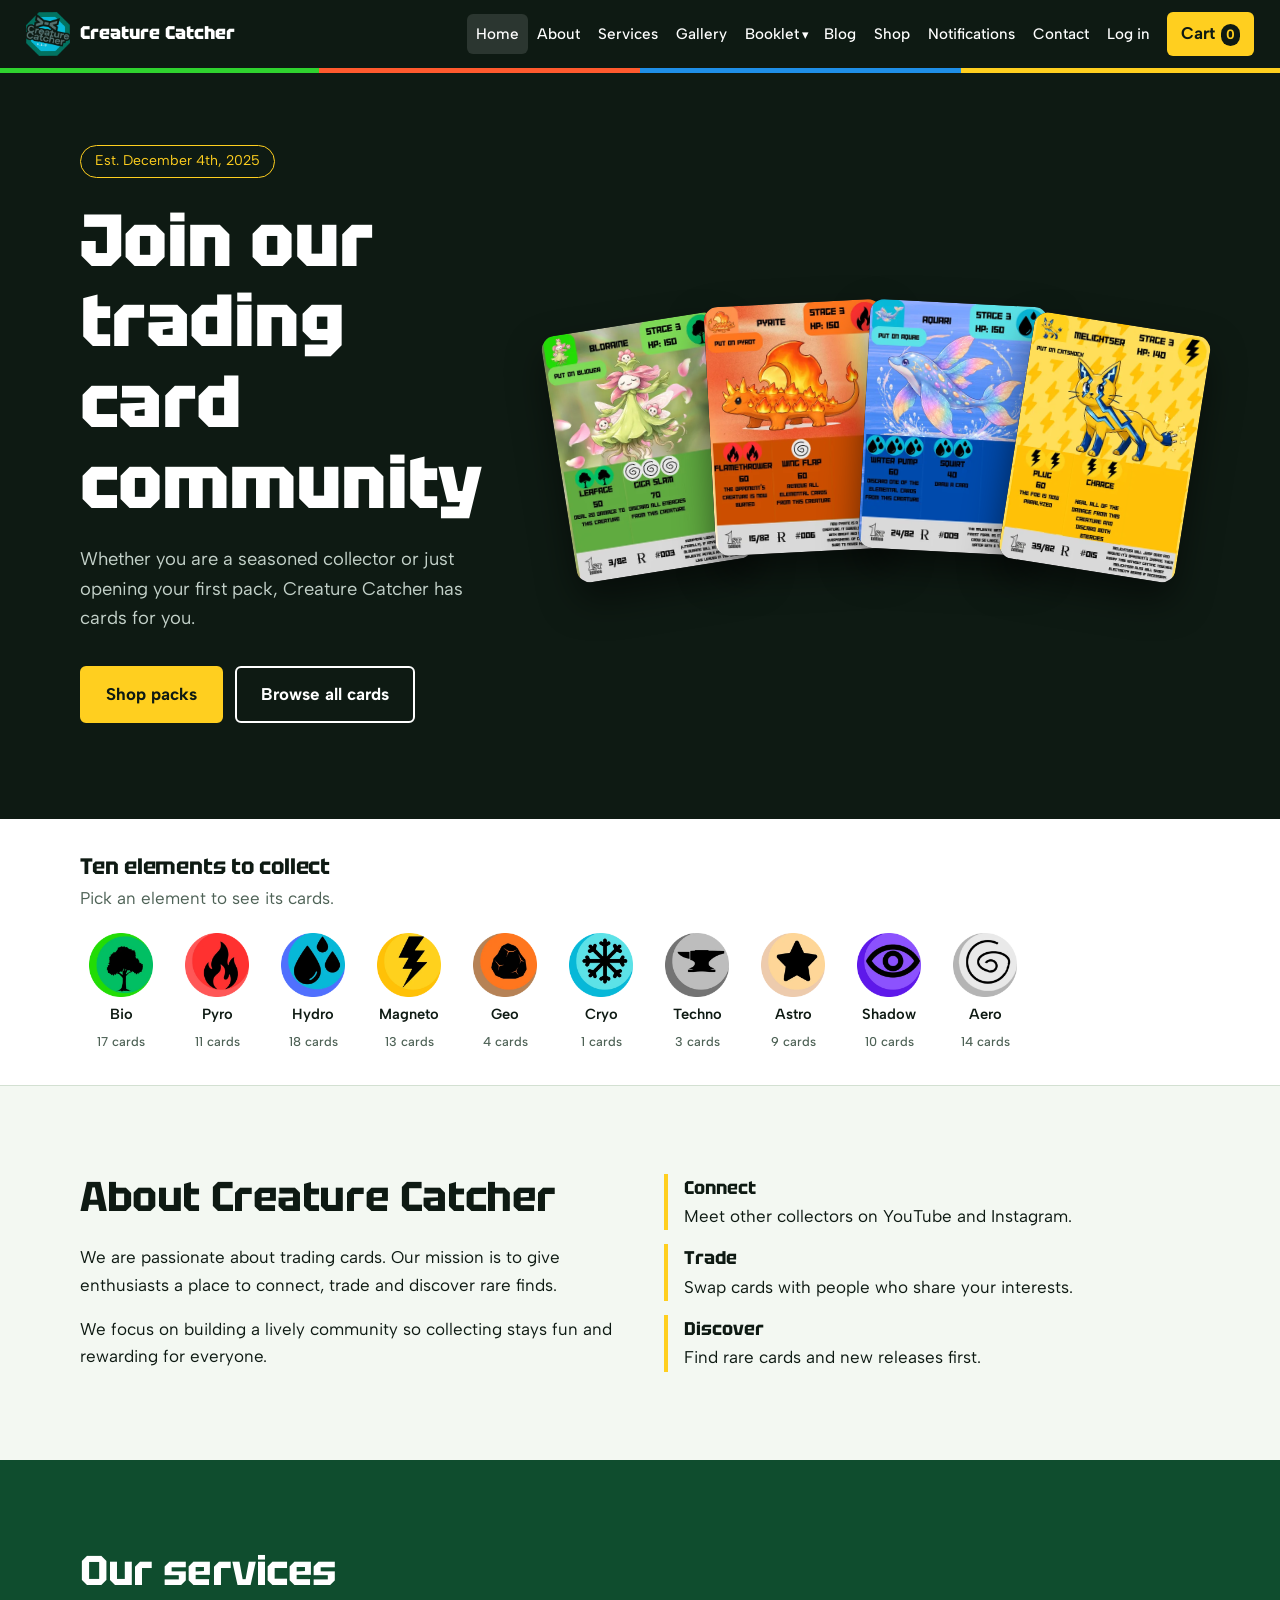
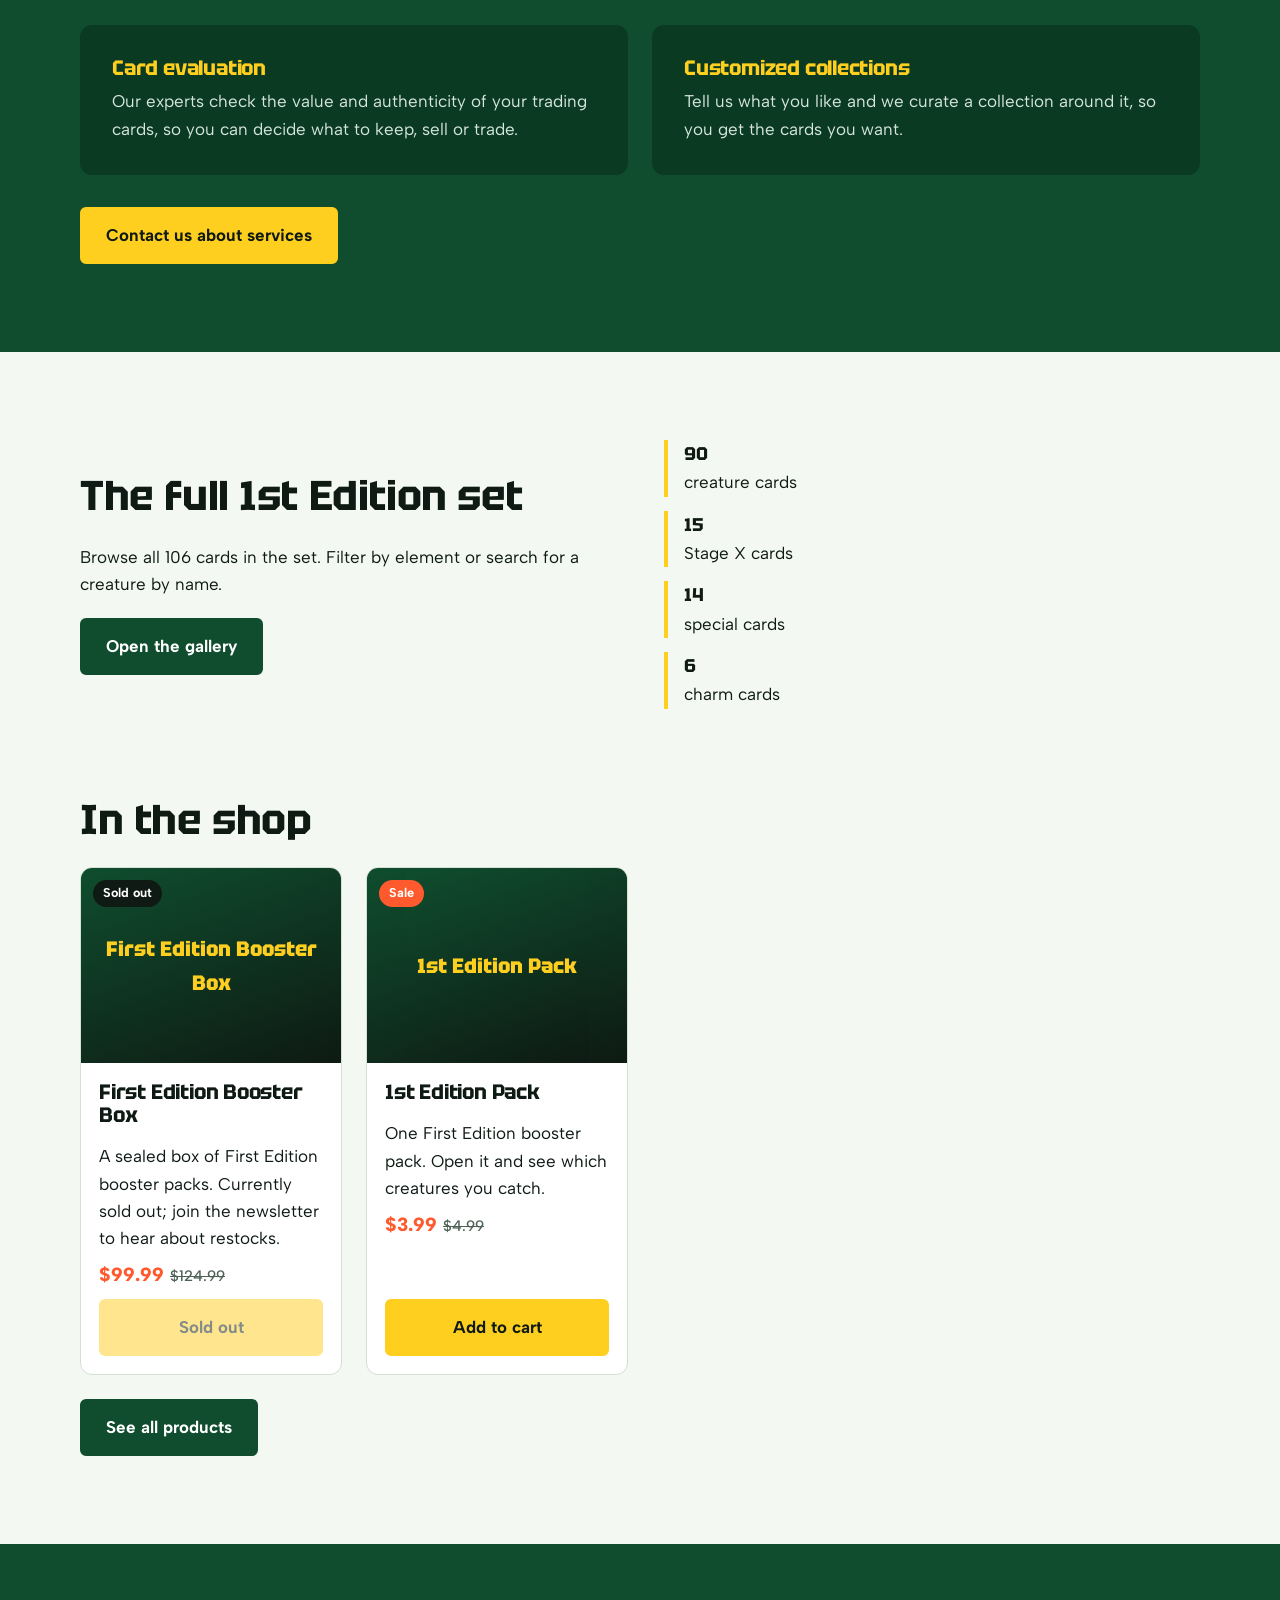
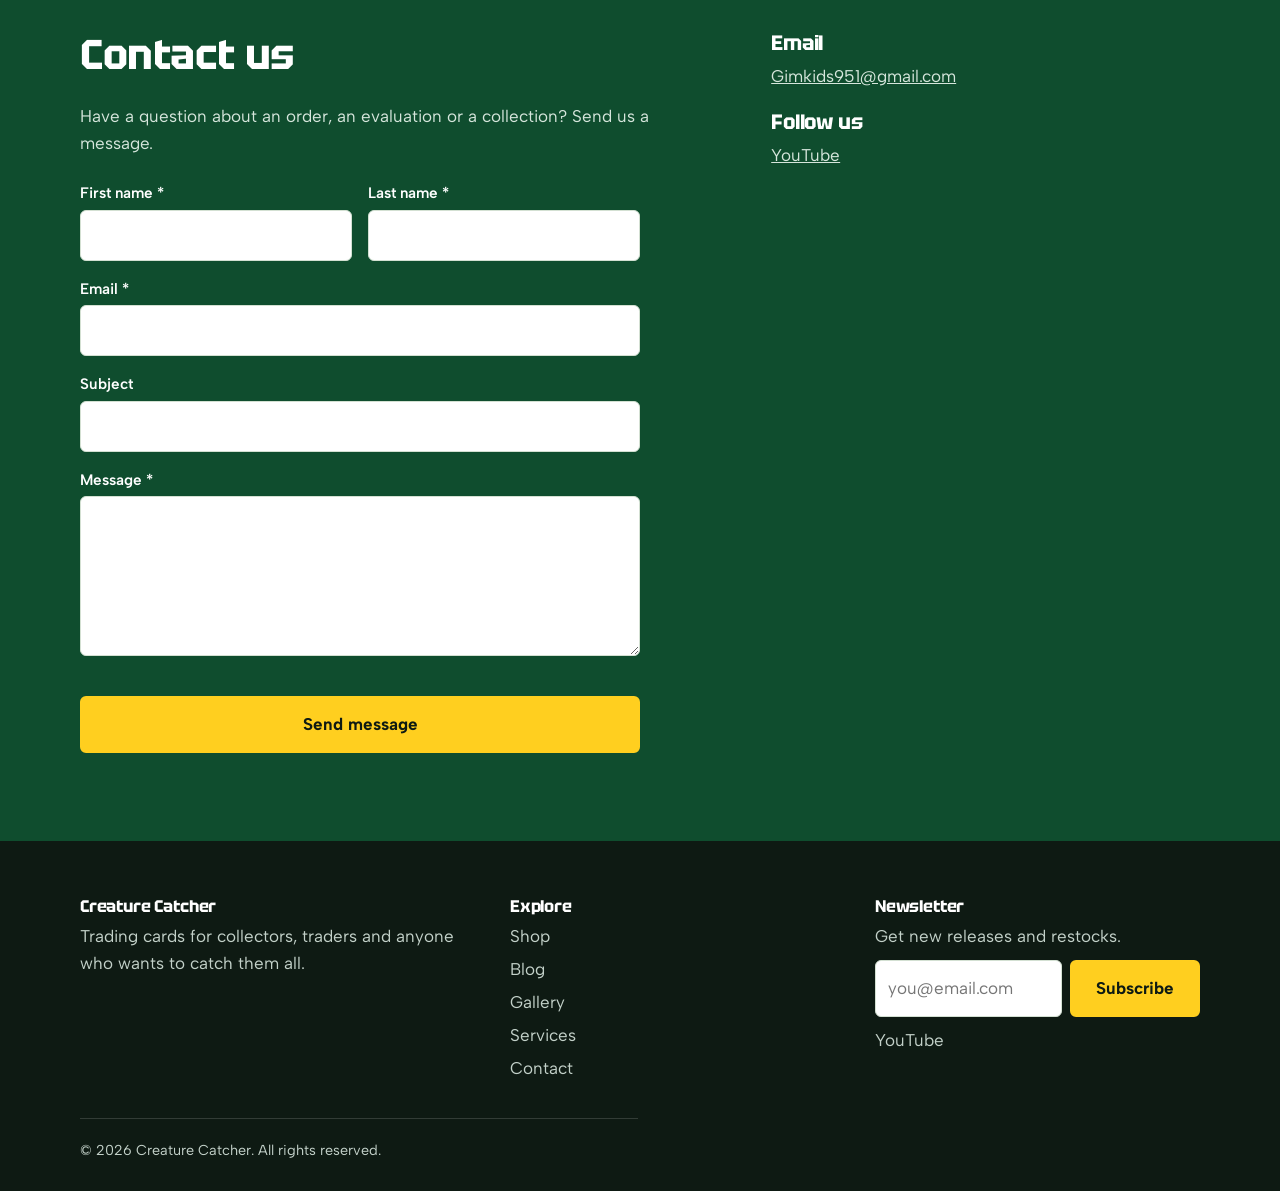
<file: index.html>
<!doctype html>
<html lang="en">
<head>
<meta charset="utf-8">
<meta name="viewport" content="width=device-width, initial-scale=1">
<title>Creature Catcher | Trading card community</title>
<meta name="description" content="Creature Catcher is a trading card community. Buy packs and boxes, get cards evaluated, and browse the full 1st Edition set.">
<link rel="preconnect" href="https://fonts.googleapis.com"><link rel="preconnect" href="https://fonts.gstatic.com" crossorigin>
<link href="https://fonts.googleapis.com/css2?family=Tektur:wght@500;600;700;800&family=Albert+Sans:wght@400;500;600;700&display=swap" rel="stylesheet">
<link rel="icon" href="favicon.png" type="png">
<link rel="stylesheet" href="css/style.css">
</head>
<body>
<div id="site-header"></div>
<main>
  <section class="hero">
    <div class="wrap">
      <div>
        <span class="est">Est. December 4th, 2025</span>
        <h1>Join our trading card community</h1>
        <p>Whether you are a seasoned collector or just opening your first pack, Creature Catcher has cards for you.</p>
        <div class="hero-actions">
          <a class="btn" href="shop.html">Shop packs</a>
          <a class="btn ghost" href="gallery.html">Browse all cards</a>
        </div>
      </div>
      <div class="hand" aria-label="Four creature cards from the 1st Edition set">
        <a href="gallery.html?card=03-bloraine" aria-label="Bloraine, Bio creature"><img src="03-bloraine.webp" alt="Bloraine trading card" width="420" height="588"></a>
        <a href="gallery.html?card=15-pyrite" aria-label="Pyrite, Pyro creature"><img src="15-pyrite.webp" alt="Pyrite trading card" width="420" height="588"></a>
        <a href="gallery.html?card=24-aquari" aria-label="Aquari, Hydro creature"><img src="24-aquari.webp" alt="Aquari trading card" width="420" height="588"></a>
        <a href="gallery.html?card=39-melichtser" aria-label="Melichtser, Magneto creature"><img src="39-melichtser.webp" alt="Melichtser trading card" width="420" height="588"></a>
      </div>
    </div>
  </section>

  <section class="strip" aria-labelledby="el-h">
    <div class="wrap">
      <h2 id="el-h">Ten elements to collect</h2>
      <p style="color:var(--muted);margin-top:6px">Pick an element to see its cards.</p>
      <div class="elements" id="el-row"></div>
    </div>
  </section>

  <section class="section" id="about">
    <div class="wrap about-grid">
      <div>
        <h2>About Creature Catcher</h2>
        <p>We are passionate about trading cards. Our mission is to give enthusiasts a place to connect, trade and discover rare finds.</p>
        <p>We focus on building a lively community so collecting stays fun and rewarding for everyone.</p>
      </div>
      <ul class="stat-list">
        <li><b>Connect</b>Meet other collectors on YouTube and Instagram.</li>
        <li><b>Trade</b>Swap cards with people who share your interests.</li>
        <li><b>Discover</b>Find rare cards and new releases first.</li>
      </ul>
    </div>
  </section>

  <section class="section dark" id="services">
    <div class="wrap">
      <h2>Our services</h2>
      <div class="services">
        <div class="service"><h3>Card evaluation</h3><p>Our experts check the value and authenticity of your trading cards, so you can decide what to keep, sell or trade.</p></div>
        <div class="service"><h3>Customized collections</h3><p>Tell us what you like and we curate a collection around it, so you get the cards you want.</p></div>
      </div>
      <p style="margin-top:32px"><a class="btn" href="#contact">Contact us about services</a></p>
    </div>
  </section>

  <section class="section" id="gallery-teaser">
    <div class="wrap about-grid" style="align-items:center">
      <div>
        <h2>The full 1st Edition set</h2>
        <p id="gal-sum">Every card in the set, from first-stage creatures to special prints.</p>
        <p style="margin-top:20px"><a class="btn dark" href="gallery.html">Open the gallery</a></p>
      </div>
      <ul class="stat-list" id="gal-stats"></ul>
    </div>
  </section>

  <section class="section" id="shop-preview" style="padding-top:0">
    <div class="wrap">
      <h2>In the shop</h2>
      <div class="products" id="home-products"></div>
      <p style="margin-top:24px"><a class="btn dark" href="shop.html">See all products</a></p>
    </div>
  </section>

  <section class="section dark" id="contact">
    <div class="wrap contact-grid">
      <div>
        <h2>Contact us</h2>
        <p style="margin-bottom:24px">Have a question about an order, an evaluation or a collection? Send us a message.</p>
        <form class="form" id="contact-form" novalidate>
          <div class="row">
            <div><label for="fn">First name *</label><input id="fn" required autocomplete="given-name"></div>
            <div><label for="ln">Last name *</label><input id="ln" required autocomplete="family-name"></div>
          </div>
          <div><label for="em">Email *</label><input id="em" type="email" required autocomplete="email"></div>
          <div><label for="sub">Subject</label><input id="sub"></div>
          <div><label for="msg">Message *</label><textarea id="msg" rows="5" required></textarea></div>
          <div id="contact-msg" role="status"></div>
          <button class="btn" type="submit">Send message</button>
        </form>
      </div>
      <div>
        <h3>Email</h3><p><a id="contact-email" href="#"></a></p>
        <h3 style="margin-top:20px">Follow us</h3><p id="follow"></p>
      </div>
    </div>
  </section>
</main>
<div id="site-footer"></div>
<script src="js/data.js"></script>
<script src="js/main.js"></script>
<script>
document.addEventListener('DOMContentLoaded', () => {
  const count = el => CARDS.filter(c => c.el === el).length;
  $('#el-row').innerHTML = ELEMENTS.map(([k, n]) => `<a class="el-chip" href="gallery.html?element=${k}"><img src="elements/${k}.webp" alt="" width="64" height="64">${n}<small>${count(k)} cards</small></a>`).join('');
  const cr = CARDS.filter(c => c.type === 'creature').length, ch = CARDS.filter(c => c.type === 'charm').length,
        sp = CARDS.filter(c => c.rarity === 'SP' || c.rarity === 'SSP').length, xs = CARDS.filter(c => c.stage === 'X').length;
  $('#gal-sum').textContent = `Browse all ${CARDS.length} cards in the set. Filter by element or search for a creature by name.`;
  $('#gal-stats').innerHTML = [[cr, 'creature cards'], [xs, 'Stage X cards'], [sp, 'special cards'], [ch, 'charm cards']].map(([n, t]) => `<li><b>${n}</b>${t}</li>`).join('');
  $('#home-products').innerHTML = PRODUCTS.map(productCard).join('');
  $('#contact-email').href = 'mailto:' + CONFIG.email; $('#contact-email').textContent = CONFIG.email;
  $('#follow').innerHTML = social();
  $('#contact-form').addEventListener('submit', e => {
    e.preventDefault();
    const msg = $('#contact-msg'), v = id => $('#' + id).value.trim();
    if (!v('fn') || !v('ln') || !v('em') || !v('msg') || !$('#em').checkValidity()) {
      msg.className = 'form-msg err'; msg.textContent = 'Fill in your name, a valid email and a message, then send again.'; return;
    }
    // Opens the visitor's email app. To send without it, point this at a form service (Formspree, Web3Forms).
    const body = `From: ${v('fn')} ${v('ln')} (${v('em')})\n\n${v('msg')}`;
    location.href = `mailto:${CONFIG.email}?subject=${encodeURIComponent(v('sub') || 'Website message')}&body=${encodeURIComponent(body)}`;
    msg.className = 'form-msg ok'; msg.textContent = 'Your email app should open with the message ready to send.';
  });
});
</script>
</body>
</html>
</file>
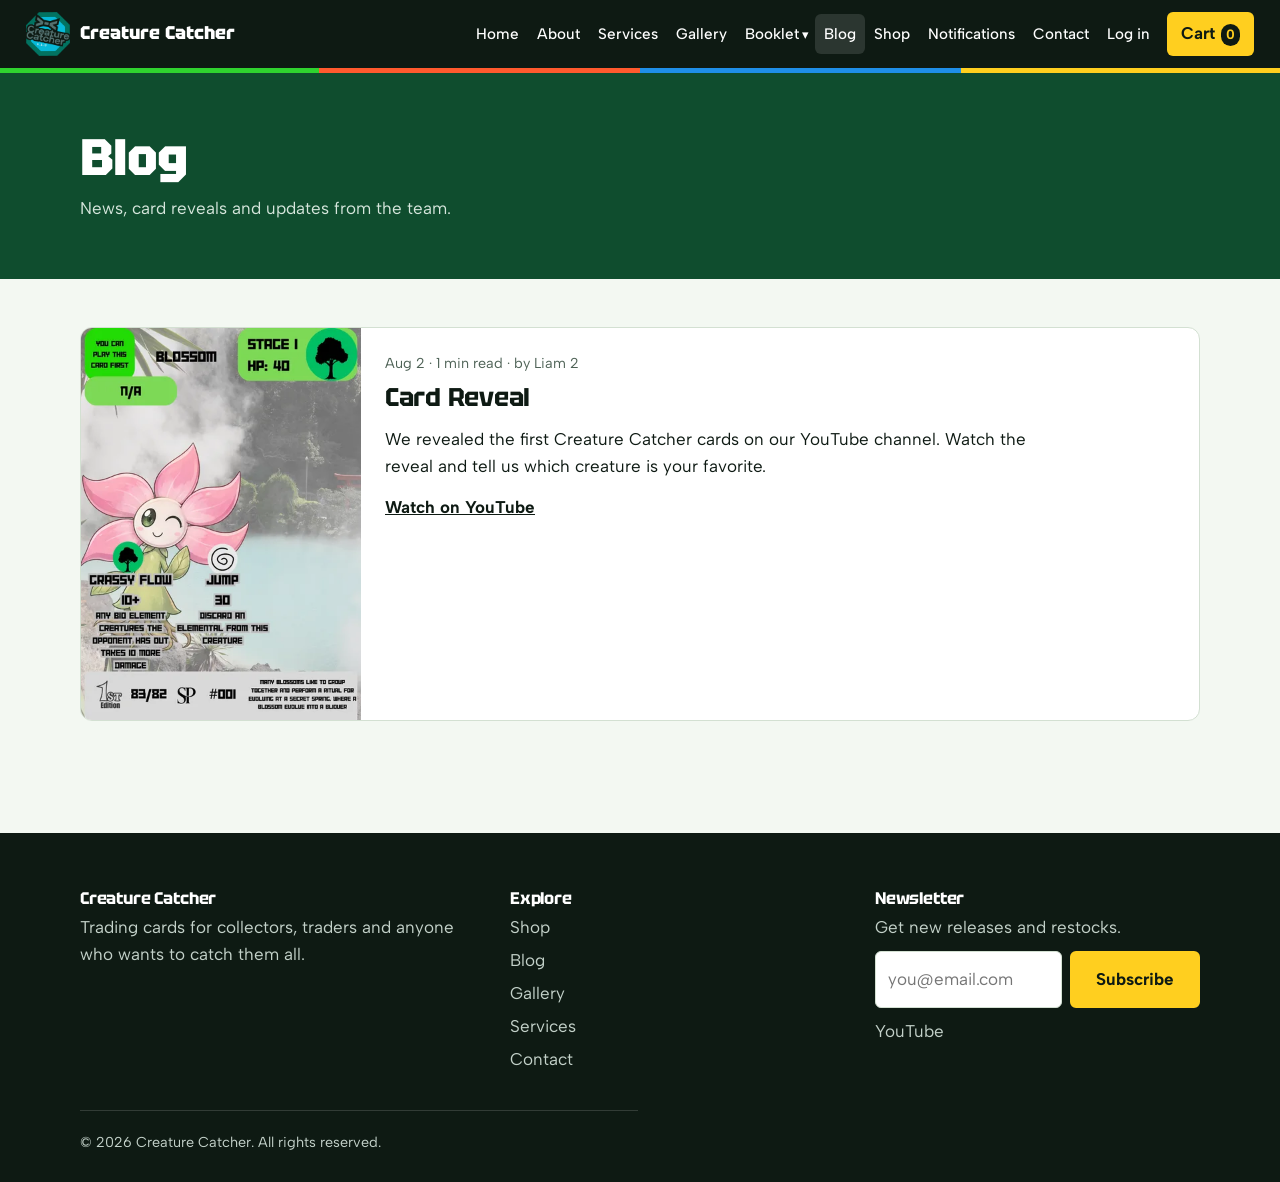
<file: blog.html>
<!doctype html>
<html lang="en">
<head>
<meta charset="utf-8">
<meta name="viewport" content="width=device-width, initial-scale=1">
<title>Blog | Creature Catcher</title>
<link rel="preconnect" href="https://fonts.googleapis.com"><link rel="preconnect" href="https://fonts.gstatic.com" crossorigin>
<link href="https://fonts.googleapis.com/css2?family=Tektur:wght@500;600;700;800&family=Albert+Sans:wght@400;500;600;700&display=swap" rel="stylesheet">
<link rel="icon" href="favicon.png" type="png">
<link rel="stylesheet" href="css/style.css">
</head>
<body>
<div id="site-header"></div>
<main>
  <div class="page-head"><div class="wrap"><h1 style="font-size:clamp(2rem,5vw,3.2rem)">Blog</h1><p>News, card reveals and updates from the team.</p></div></div>
  <div class="wrap" style="padding:48px 0 88px" id="posts"></div>
</main>
<div id="site-footer"></div>
<script src="js/data.js"></script>
<script src="js/main.js"></script>
<script>
document.addEventListener('DOMContentLoaded', () => {
  $('#posts').innerHTML = POSTS.map(p => `
    <article class="post"><div class="cover"><img src="${p.cover}" alt="" loading="lazy"></div>
      <div class="txt"><div class="meta">${esc(p.date)} · ${esc(p.read)} · by ${esc(p.author)}</div>
        <h2 style="font-size:1.6rem">${esc(p.title)}</h2><p>${esc(p.body)}</p>
        <p style="margin-top:14px"><a href="${CONFIG.youtube}"><strong>Watch on YouTube</strong></a></p></div></article>`).join('');
});
</script>
</body>
</html>
</file>
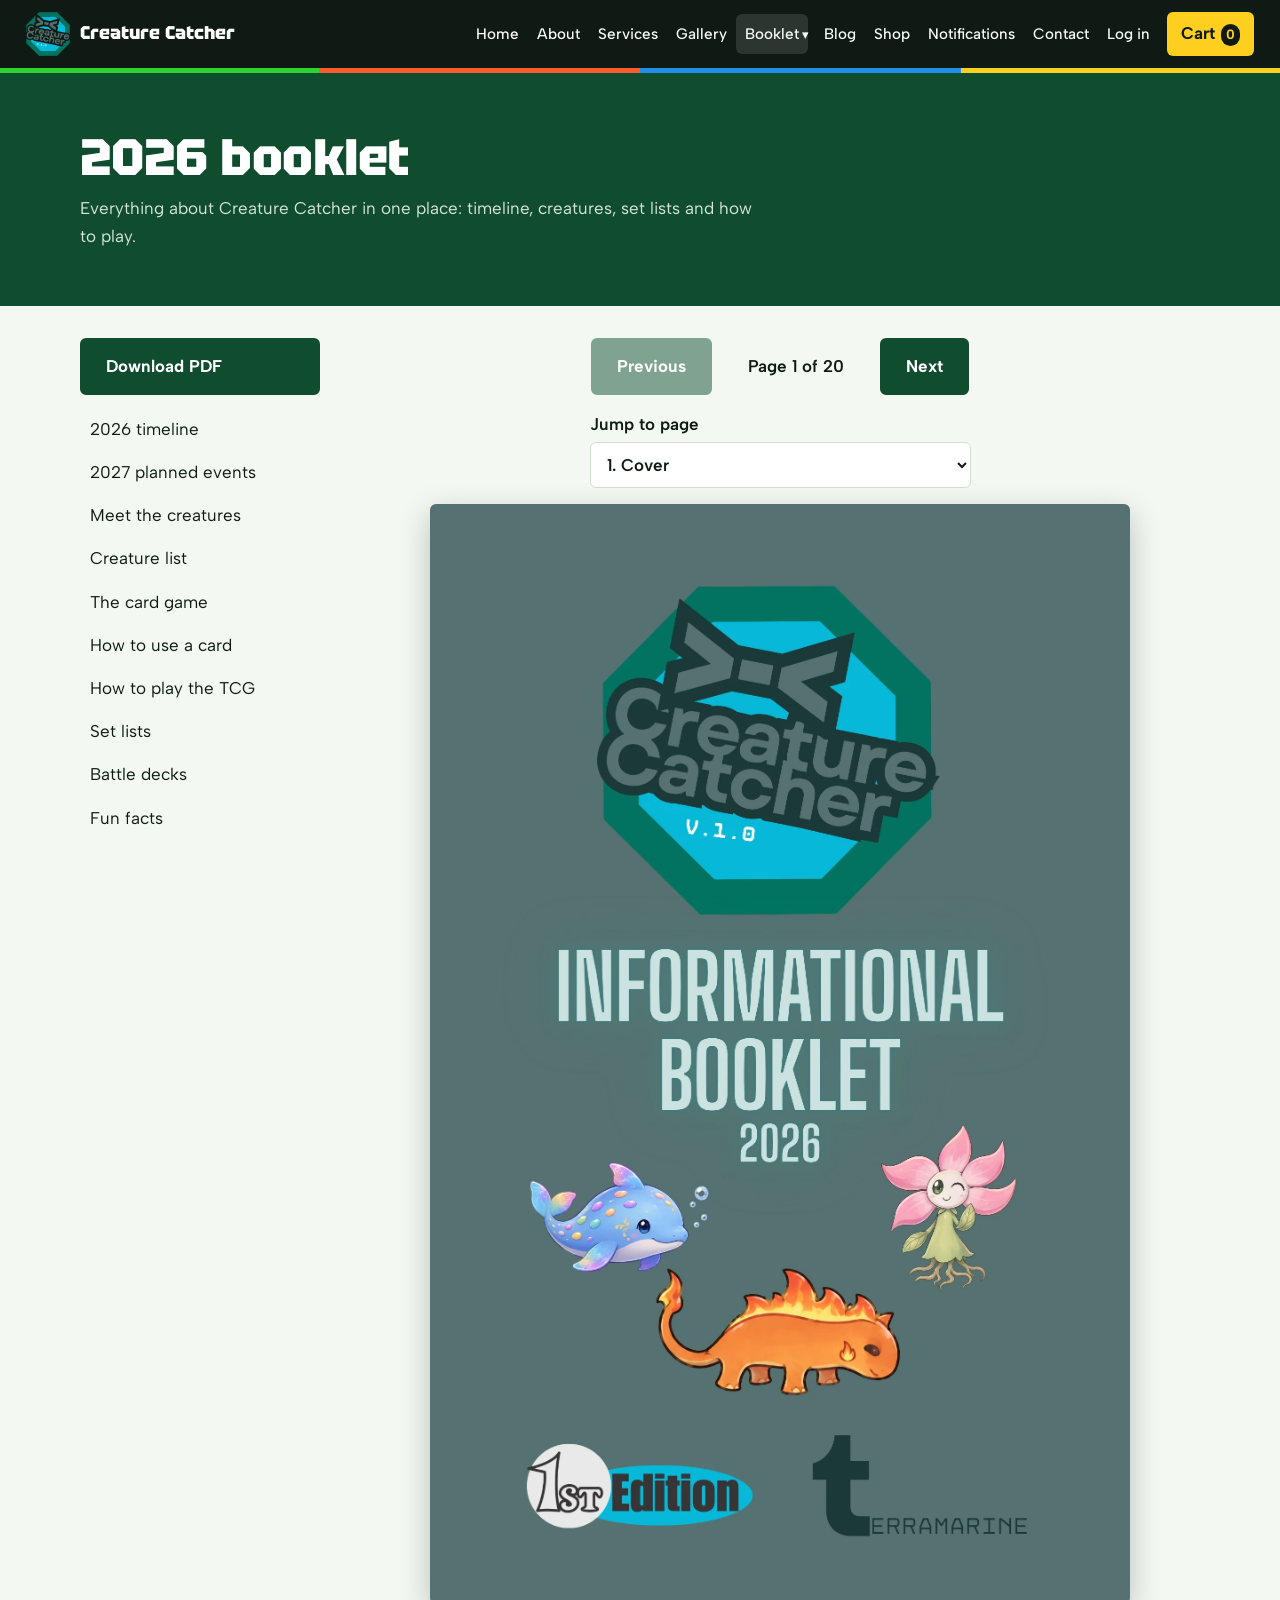
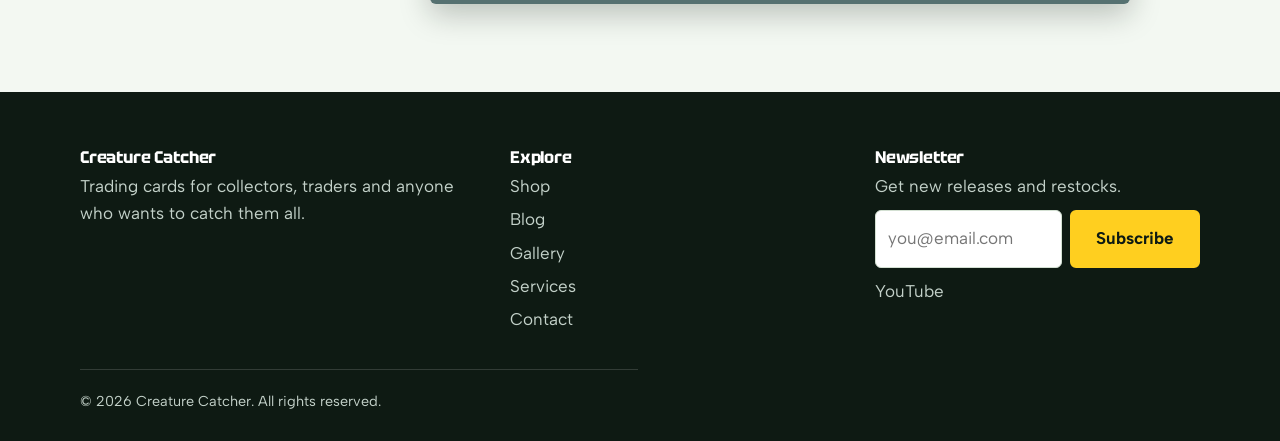
<file: booklet.html>
<!doctype html>
<html lang="en">
<head>
<meta charset="utf-8">
<meta name="viewport" content="width=device-width, initial-scale=1">
<title>2026 Booklet | Creature Catcher</title>
<meta name="description" content="The 2026 Creature Catcher informational booklet: timeline, creatures, set lists, how to play and battle decks.">
<link rel="preconnect" href="https://fonts.googleapis.com"><link rel="preconnect" href="https://fonts.gstatic.com" crossorigin>
<link href="https://fonts.googleapis.com/css2?family=Tektur:wght@500;600;700;800&family=Albert+Sans:wght@400;500;600;700&display=swap" rel="stylesheet">
<link rel="icon" href="favicon.png" type="image/png">
<link rel="stylesheet" href="css/style.css">
</head>
<body>
<div id="site-header"></div>
<main>
  <div class="page-head"><div class="wrap"><h1 style="font-size:clamp(2rem,5vw,3.2rem)">2026 booklet</h1><p>Everything about Creature Catcher in one place: timeline, creatures, set lists and how to play.</p></div></div>
  <div class="wrap" style="padding-bottom:88px">
    <div class="book">
      <aside class="book-side" aria-label="Booklet sections">
        <a class="btn dark" href="downloads/creature-catcher-2026-booklet.pdf" download>Download PDF</a>
        <ol id="toc"></ol>
      </aside>
      <div class="book-stage">
        <div class="book-bar">
          <button class="btn dark" id="prev" type="button">Previous</button>
          <span id="num" role="status"></span>
          <button class="btn dark" id="next" type="button">Next</button>
        </div>
        <label style="font-weight:600">Jump to page
          <select id="jump" style="margin-top:4px"></select></label>
        <img class="book-page" id="page" alt="" width="1575" height="2475">
      </div>
    </div>
  </div>
</main>
<div id="site-footer"></div>
<script src="js/data.js"></script>
<script src="js/main.js"></script>
<script>
// [page image, section title, alt text]
const PAGES = [
  [1, 'Cover', 'Informational Booklet 2026 cover with Creature Catcher logo and creatures'],
  [2, 'Introduction', 'Welcome to the 2026 informational booklet'],
  [3, 'Contents', 'Contents page listing every section'],
  [4, '2026 timeline', 'Timeline from the idea in November 2025 to packaging in August 2026'],
  [5, '2026 timeline, continued', 'Timeline continued: 1st Edition release, final pack sold, battle decks and the Terramarine set'],
  [6, '2027 planned events', 'Planned events for 2026 and 2027'],
  [7, 'Meet the creatures', 'Introduction to the creatures'],
  [8, 'Creature list', 'Creature list, creatures 1 to 25'],
  [9, 'Creature list, continued', 'Creature list, creatures 26 to 50'],
  [10, 'Creature list, continued', 'Creature list, creatures 51 to 75'],
  [11, 'Creature list, continued', 'Creature list, creatures 76 to 100'],
  [12, 'The card game', 'Parts of a card and what each one means, plus elements'],
  [13, 'How to use a card', 'Numbered diagram of a card and the rarity levels'],
  [14, 'How to play the TCG', 'Rules for setting up a game, your turn and your opponent’s turn'],
  [15, '1st Edition set list', 'Full 1st Edition set list by element'],
  [16, 'Terramarine set list', 'Terramarine set list'],
  [17, 'Battle decks', 'Battle deck guides'],
  [18, 'Battle decks, continued', 'Battle deck guides continued'],
  [19, 'Fun facts and more info', 'Fun facts about creatures and cards'],
  [20, 'Back cover', 'Back cover with website, channel and email']
];
const SECTIONS = [[4, '2026 timeline'], [6, '2027 planned events'], [7, 'Meet the creatures'], [8, 'Creature list'], [12, 'The card game'], [13, 'How to use a card'], [14, 'How to play the TCG'], [15, 'Set lists'], [17, 'Battle decks'], [19, 'Fun facts']];
let cur = 1;
function show(n, push) {
  cur = Math.min(Math.max(n, 1), PAGES.length); const [, title, alt] = PAGES[cur - 1];
  const img = $('#page'); img.src = `booklet/page-${String(cur).padStart(2, '0')}.webp`; img.alt = `Page ${cur}: ${alt}`;
  $('#num').textContent = `Page ${cur} of ${PAGES.length}`;
  $('#prev').disabled = cur === 1; $('#next').disabled = cur === PAGES.length; $('#jump').value = cur;
  $$('#toc .jump').forEach((b, i) => { const start = SECTIONS[i][0], end = (SECTIONS[i + 1] || [PAGES.length + 1])[0]; b.setAttribute('aria-current', cur >= start && cur < end); });
  if (push !== false) history.replaceState(null, '', '#page=' + cur);
}
document.addEventListener('DOMContentLoaded', () => {
  $('#toc').innerHTML = SECTIONS.map(([p, t]) => `<li><button class="jump" type="button" data-p="${p}">${t}</button></li>`).join('');
  $('#jump').innerHTML = PAGES.map(([n, t]) => `<option value="${n}">${n}. ${t}</option>`).join('');
  $('#toc').onclick = e => { const b = e.target.closest('[data-p]'); if (b) show(+b.dataset.p); };
  $('#jump').onchange = e => show(+e.target.value);
  $('#prev').onclick = () => show(cur - 1); $('#next').onclick = () => show(cur + 1);
  document.addEventListener('keydown', e => { if (e.target.closest('select,input,textarea')) return; if (e.key === 'ArrowLeft') show(cur - 1); if (e.key === 'ArrowRight') show(cur + 1); });
  const m = location.hash.match(/page=(\d+)/); show(m ? +m[1] : 1, false);
});
</script>
</body>
</html>
</file>
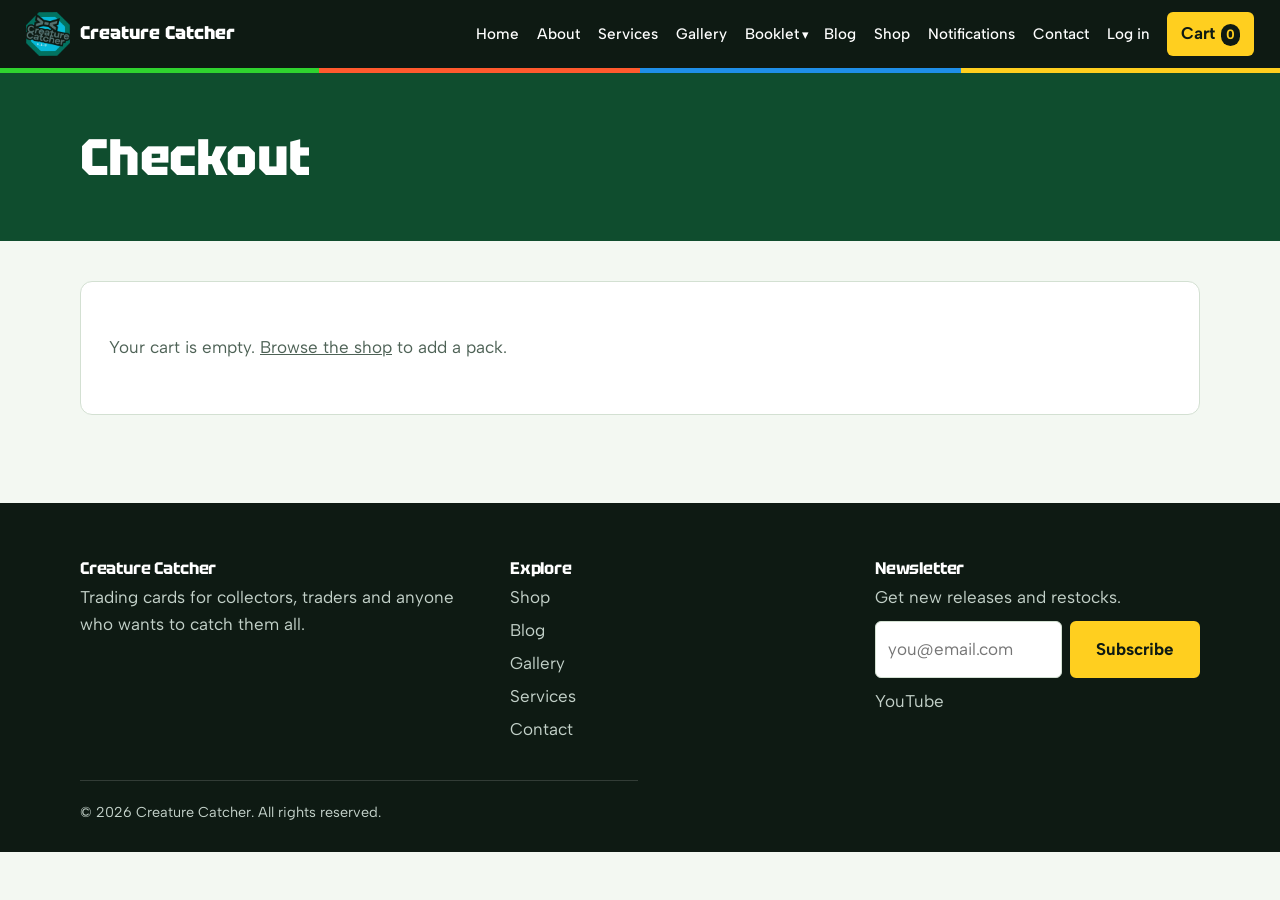
<file: checkout.html>
<!doctype html>
<html lang="en">
<head>
<meta charset="utf-8">
<meta name="viewport" content="width=device-width, initial-scale=1">
<title>Checkout | Creature Catcher</title>
<link rel="preconnect" href="https://fonts.googleapis.com"><link rel="preconnect" href="https://fonts.gstatic.com" crossorigin>
<link href="https://fonts.googleapis.com/css2?family=Tektur:wght@500;600;700;800&family=Albert+Sans:wght@400;500;600;700&display=swap" rel="stylesheet">
<link rel="icon" href="favicon.png" type="png">
<link rel="stylesheet" href="css/style.css">
</head>
<body>
<div id="site-header"></div>
<main>
  <div class="page-head"><div class="wrap"><h1 style="font-size:clamp(2rem,5vw,3.2rem)">Checkout</h1></div></div>
  <div class="wrap" style="padding-bottom:88px">
    <div class="checkout" id="checkout-body">
      <section class="panel" aria-labelledby="sum-h">
        <h2 id="sum-h" style="font-size:1.4rem">Order summary</h2>
        <div id="summary"></div>
      </section>
      <section class="panel" aria-labelledby="pay-h">
        <h2 id="pay-h" style="font-size:1.4rem">Pay</h2>
        <div id="paypal-box"></div>
        <div class="notice" id="pp-notice" hidden></div>
      </section>
    </div>
  </div>
</main>
<div id="site-footer"></div>
<script src="js/data.js"></script>
<script src="js/main.js"></script>
<script>
let quote = null;
function renderSummary() {
  const lines = Cart.lines();
  if (!lines.length) {
    $('#checkout-body').innerHTML = '<section class="panel" style="grid-column:1/-1"><p class="empty">Your cart is empty. <a href="shop.html">Browse the shop</a> to add a pack.</p></section>';
    return false;
  }
  quote = Shipping.quote();
  const sub = Cart.total();
  $('#summary').innerHTML = lines.map(l => `<div class="line-item"><div><strong>${esc(l.p.name)}</strong><br><span style="color:var(--muted)">${l.qty} × ${money(unit(l.p))}</span></div><div>${money(unit(l.p) * l.qty)}</div></div>`).join('')
    + `<div class="line-item" style="margin-top:8px"><span>Subtotal</span><span>${money(sub)}</span></div>
       <div class="line-item"><span>Shipping (US only)<br><span style="color:var(--muted);font-size:.88rem">${quote ? (quote.oz / 16).toFixed(1) + ' lb package' : ''}</span></span><span>${quote ? money(quote.price) : '—'}</span></div>
       <div class="subtotal" style="margin-top:16px"><span>Total</span><span>${quote ? money(sub + quote.price) : money(sub)}</span></div>
       <p style="color:var(--muted);font-size:.92rem">We ship within the United States only. Any sales tax is added by PayPal at payment.</p>`;
  return true;
}
function showNotice(t) { const n = $('#pp-notice'); n.hidden = false; n.textContent = t; }

function loadPayPal() {
  if (!quote) { showNotice('This order is too heavy to ship online. Remove some items or contact us to arrange shipping.'); return; }
  if (CONFIG.paypalClientId === 'YOUR_PAYPAL_CLIENT_ID') {
    showNotice('PayPal is not connected yet. Add your PayPal client ID in js/data.js (CONFIG.paypalClientId) and the PayPal buttons will appear here.');
    return;
  }
  const s = document.createElement('script');
  s.src = `https://www.paypal.com/sdk/js?client-id=${encodeURIComponent(CONFIG.paypalClientId)}&currency=${CONFIG.currency}`;
  s.onerror = () => showNotice('PayPal could not load. Check your connection and refresh the page.');
  s.onload = () => paypal.Buttons({
    createOrder: (d, a) => {
      const lines = Cart.lines(), cur = CONFIG.currency, q = Shipping.quote();
      const items = Cart.total().toFixed(2), ship = q.price.toFixed(2), total = (Cart.total() + q.price).toFixed(2);
      return a.order.create({
        purchase_units: [{
          amount: { currency_code: cur, value: total, breakdown: { item_total: { currency_code: cur, value: items }, shipping: { currency_code: cur, value: ship } } },
          items: lines.map(l => ({ name: l.p.name, quantity: String(l.qty), unit_amount: { currency_code: cur, value: unit(l.p).toFixed(2) } }))
        }],
        application_context: { shipping_preference: 'GET_FROM_FILE' }
      });
    },
    onShippingChange: (data, actions) => data.shipping_address && data.shipping_address.country_code !== CONFIG.shipping.country ? actions.reject() : actions.resolve(),
    onApprove: (d, a) => a.order.capture().then(o => {
      const lines = Cart.lines(), q = Shipping.quote();
      Orders.save({ paypalId: o.id, items: lines.map(l => ({ name: l.p.name, qty: l.qty, unit: unit(l.p) })), subtotal: Cart.total(), shipping: q.price, total: Cart.total() + q.price });
      Cart.clear();
      $('#checkout-body').innerHTML = `<section class="panel" style="grid-column:1/-1"><h2>Thank you for your order</h2><p>Payment received. Your PayPal order number is <strong>${esc(o.id)}</strong>. A receipt is on its way to your PayPal email.</p><p style="margin-top:16px"><a class="btn dark" href="shop.html">Keep shopping</a></p></section>`;
    }),
    onError: () => showNotice('Payment did not go through. Nothing was charged. Try again or use a different payment method.')
  }).render('#paypal-box');
  document.head.append(s);
}
document.addEventListener('DOMContentLoaded', () => { if (renderSummary()) loadPayPal(); });
</script>
</body>
</html>
</file>
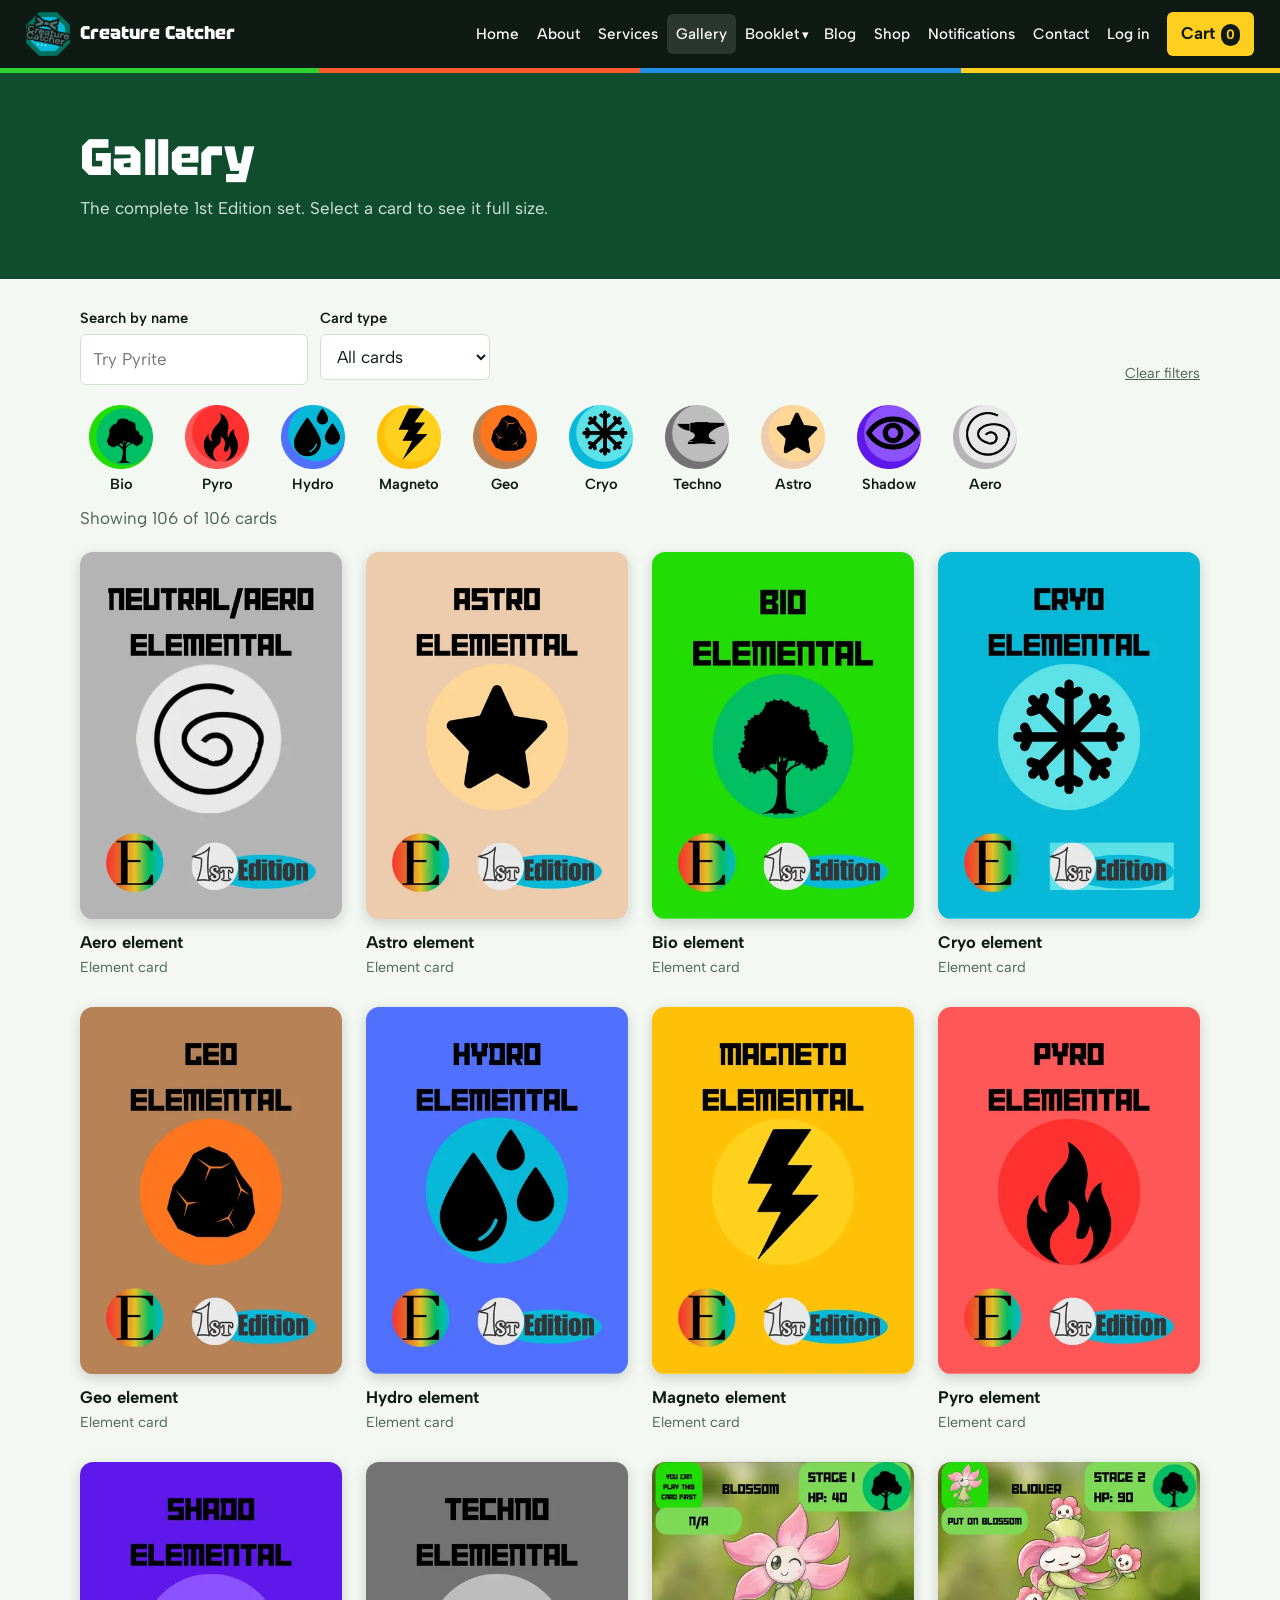
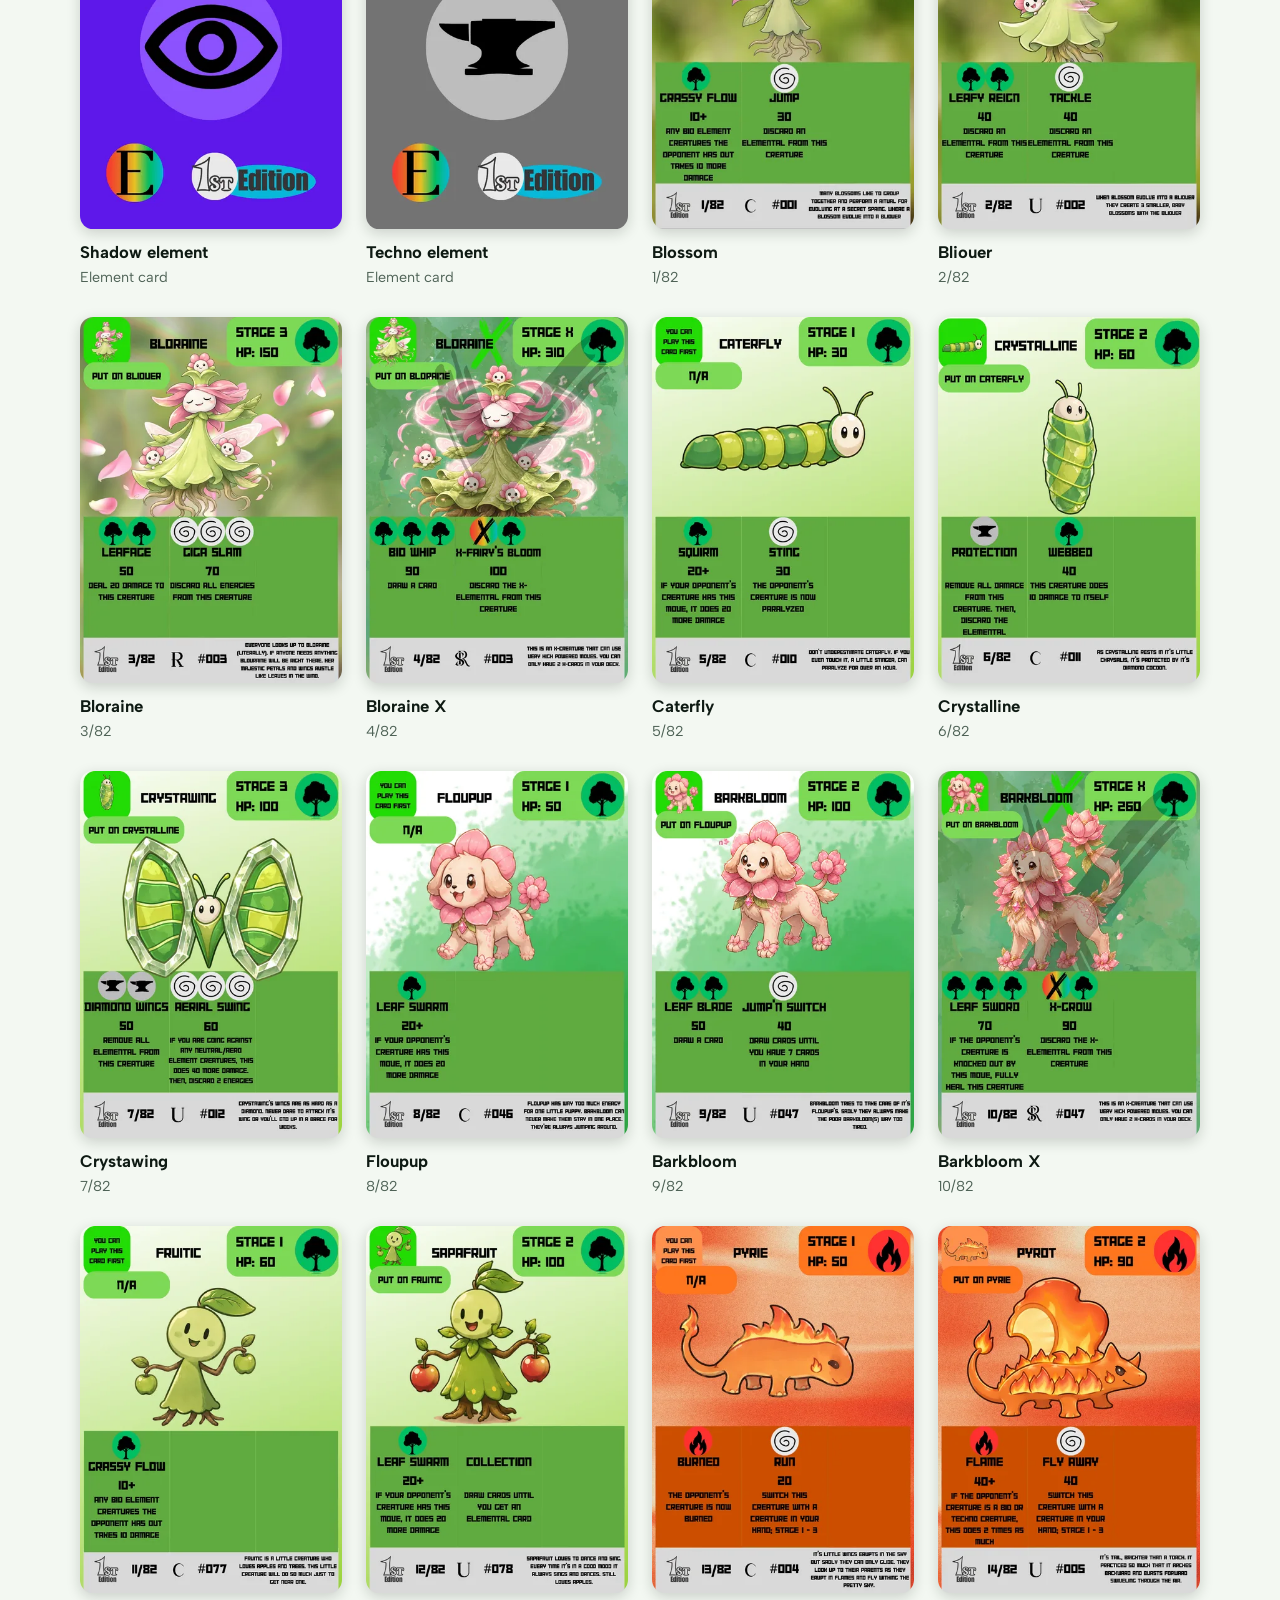
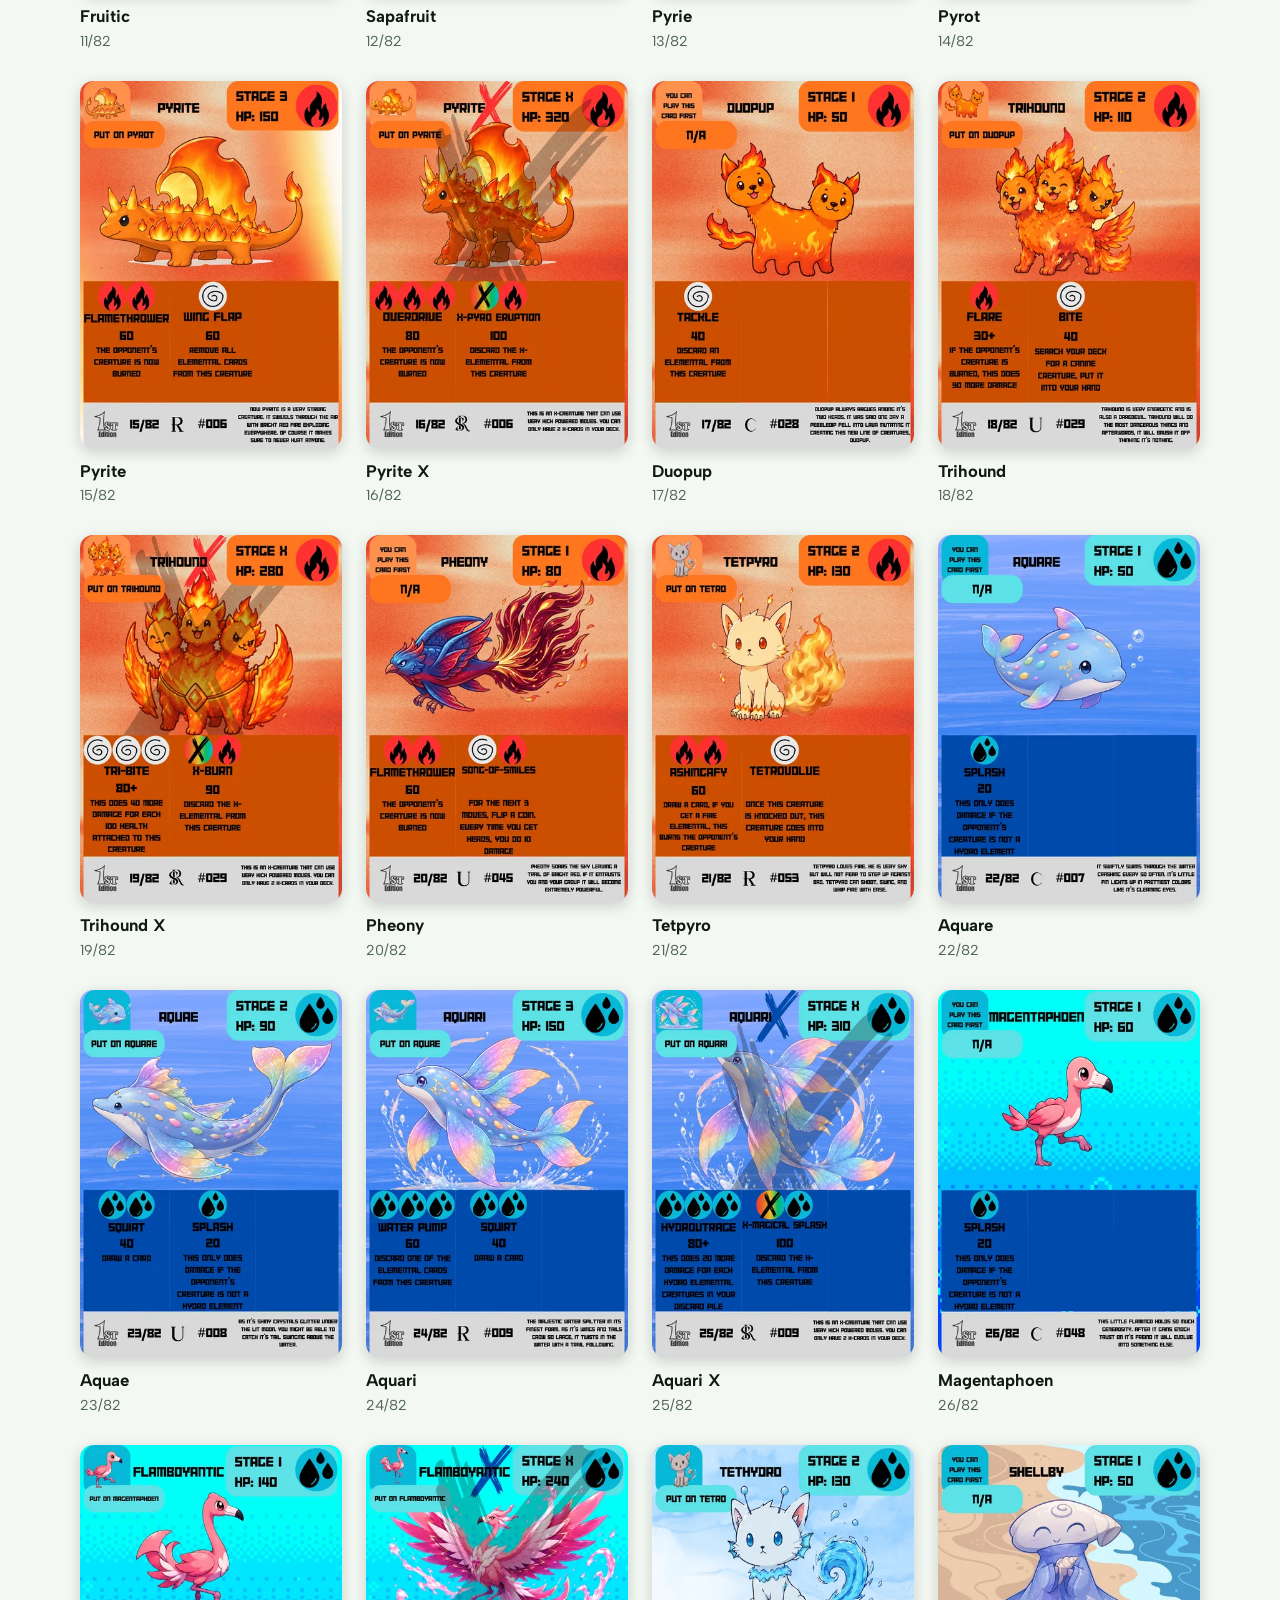
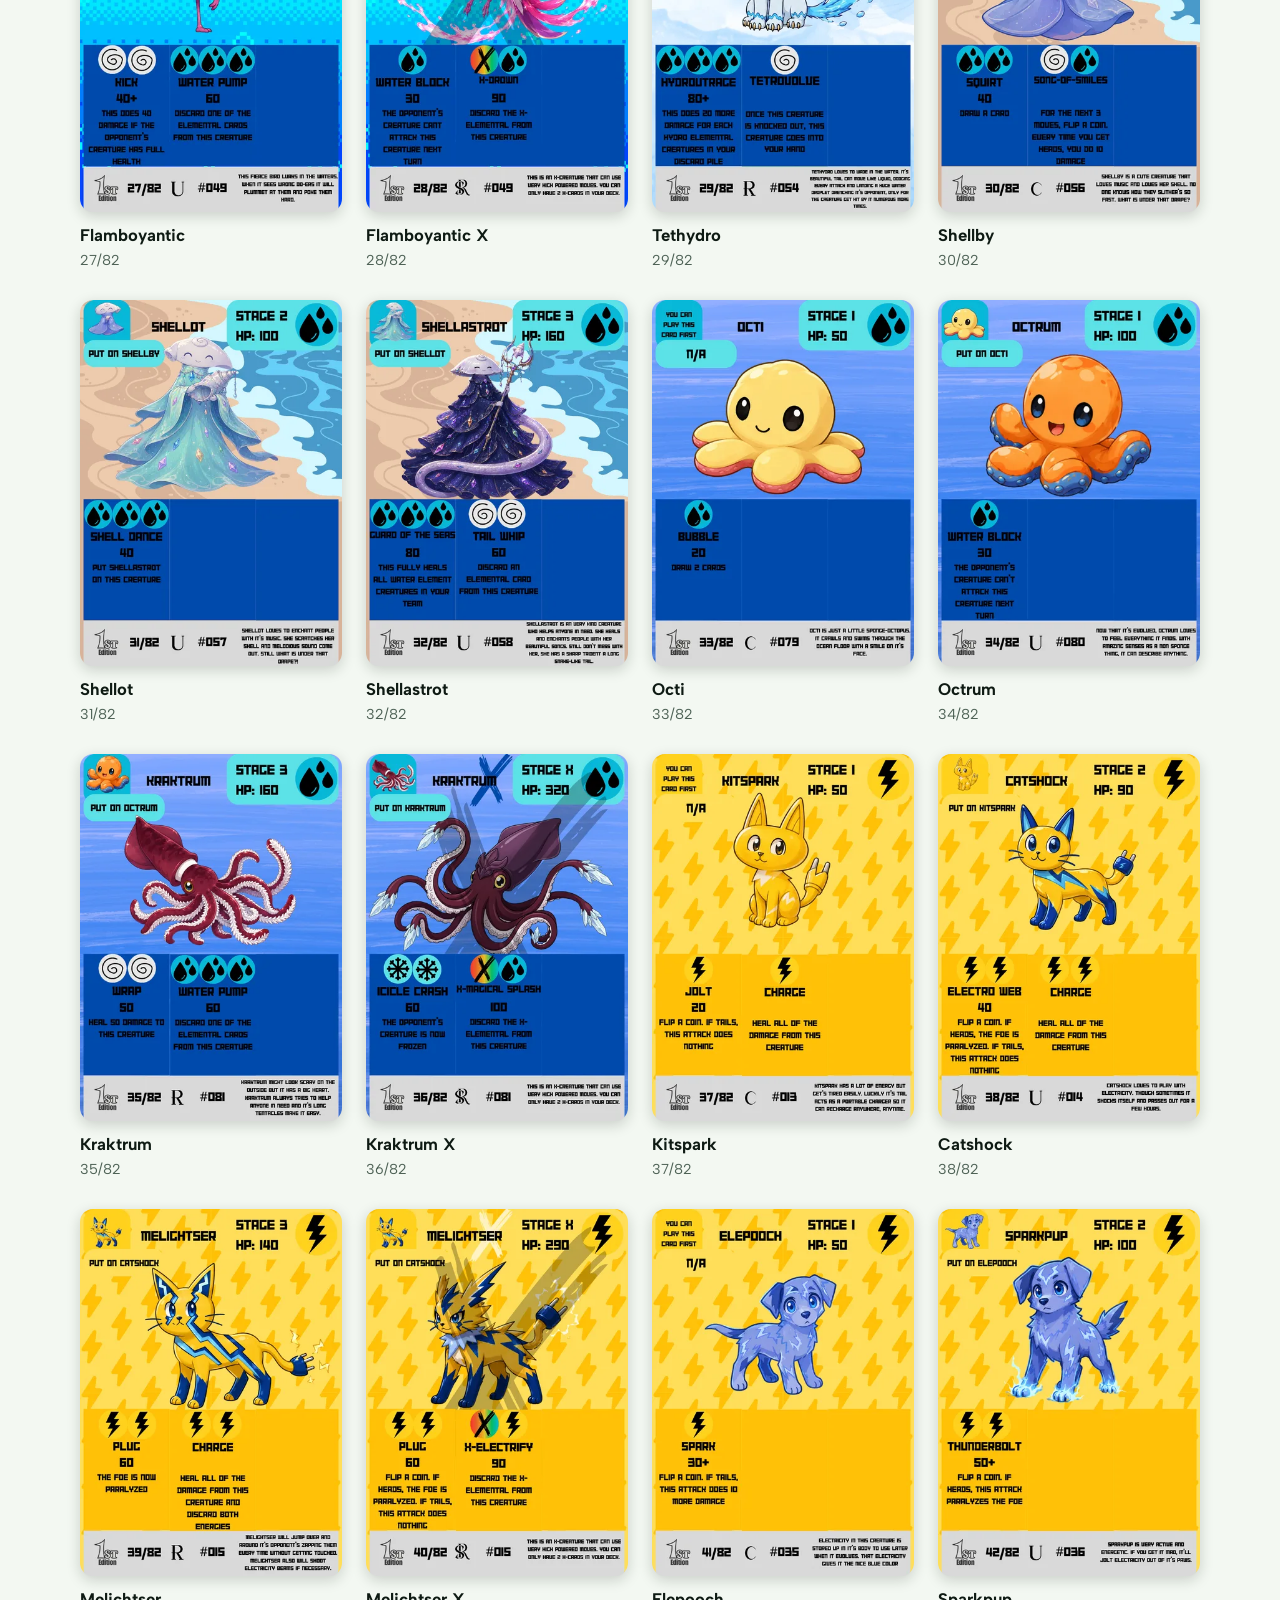
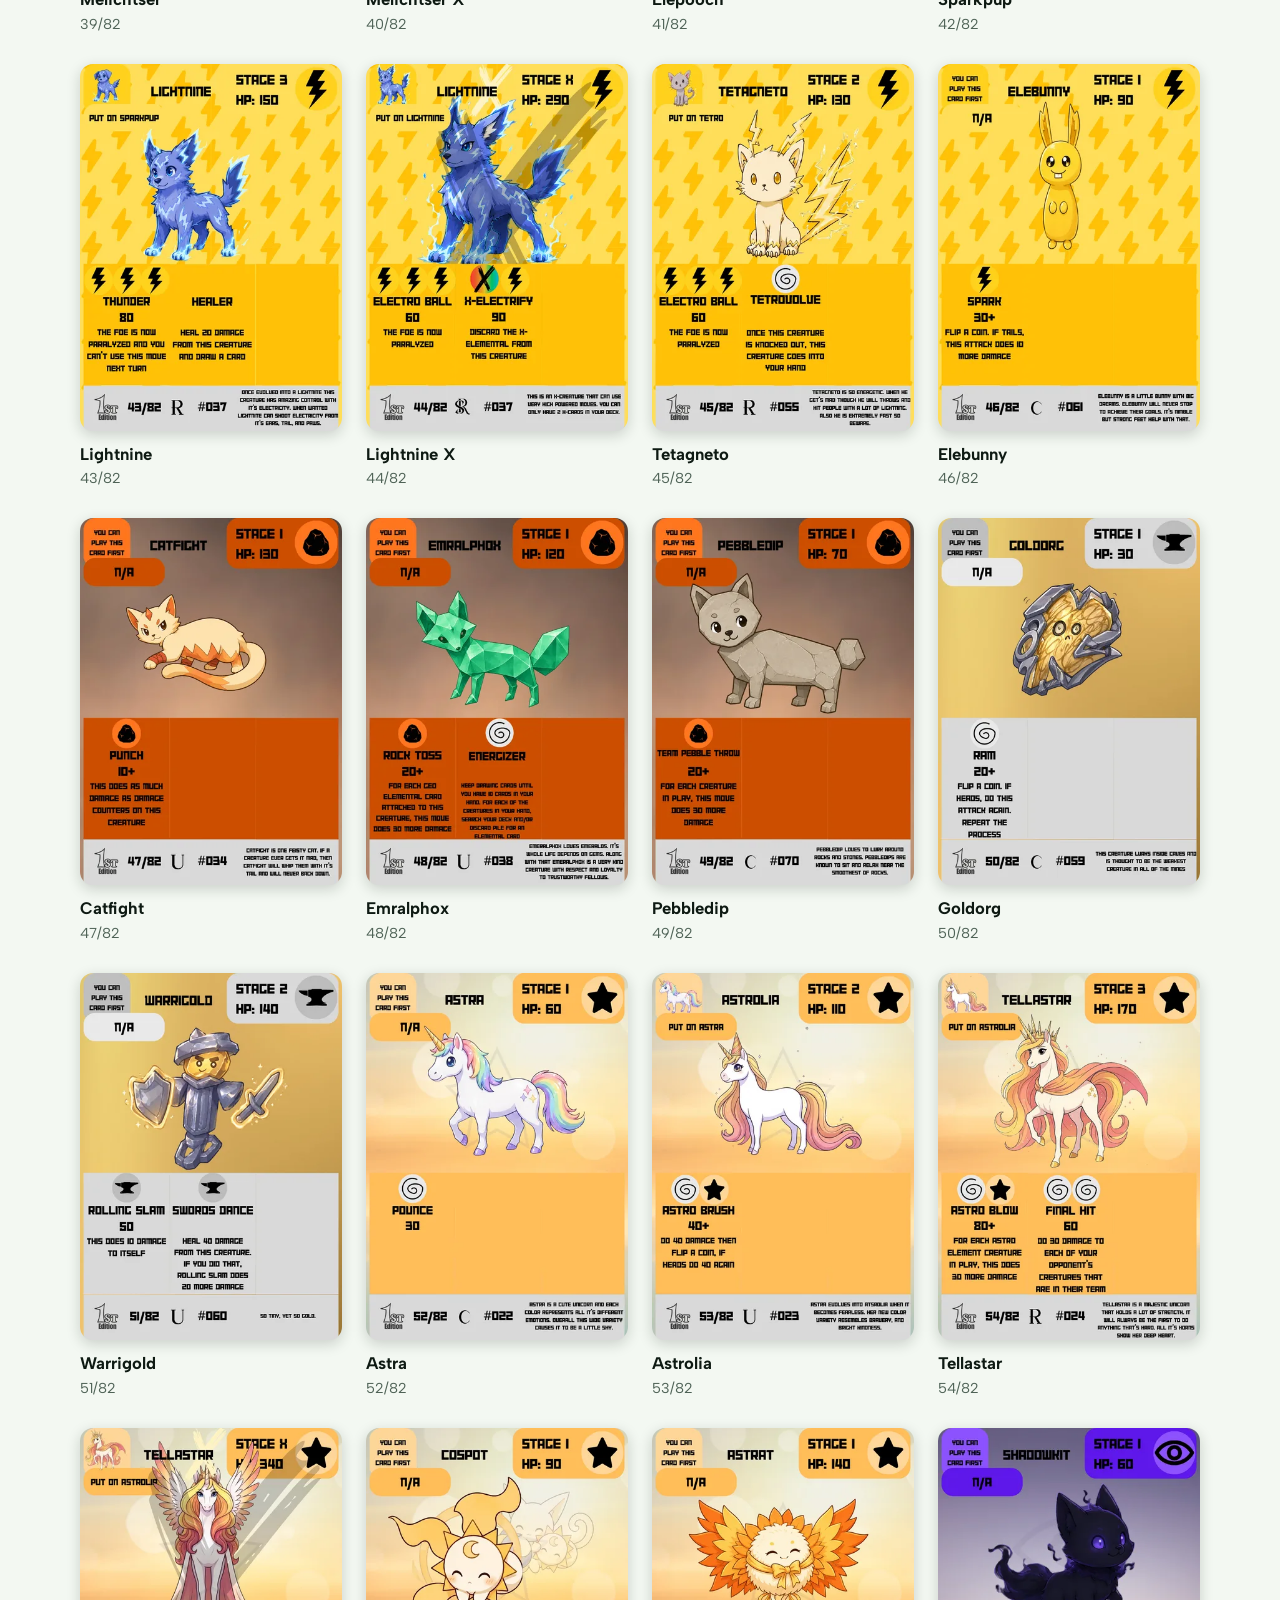
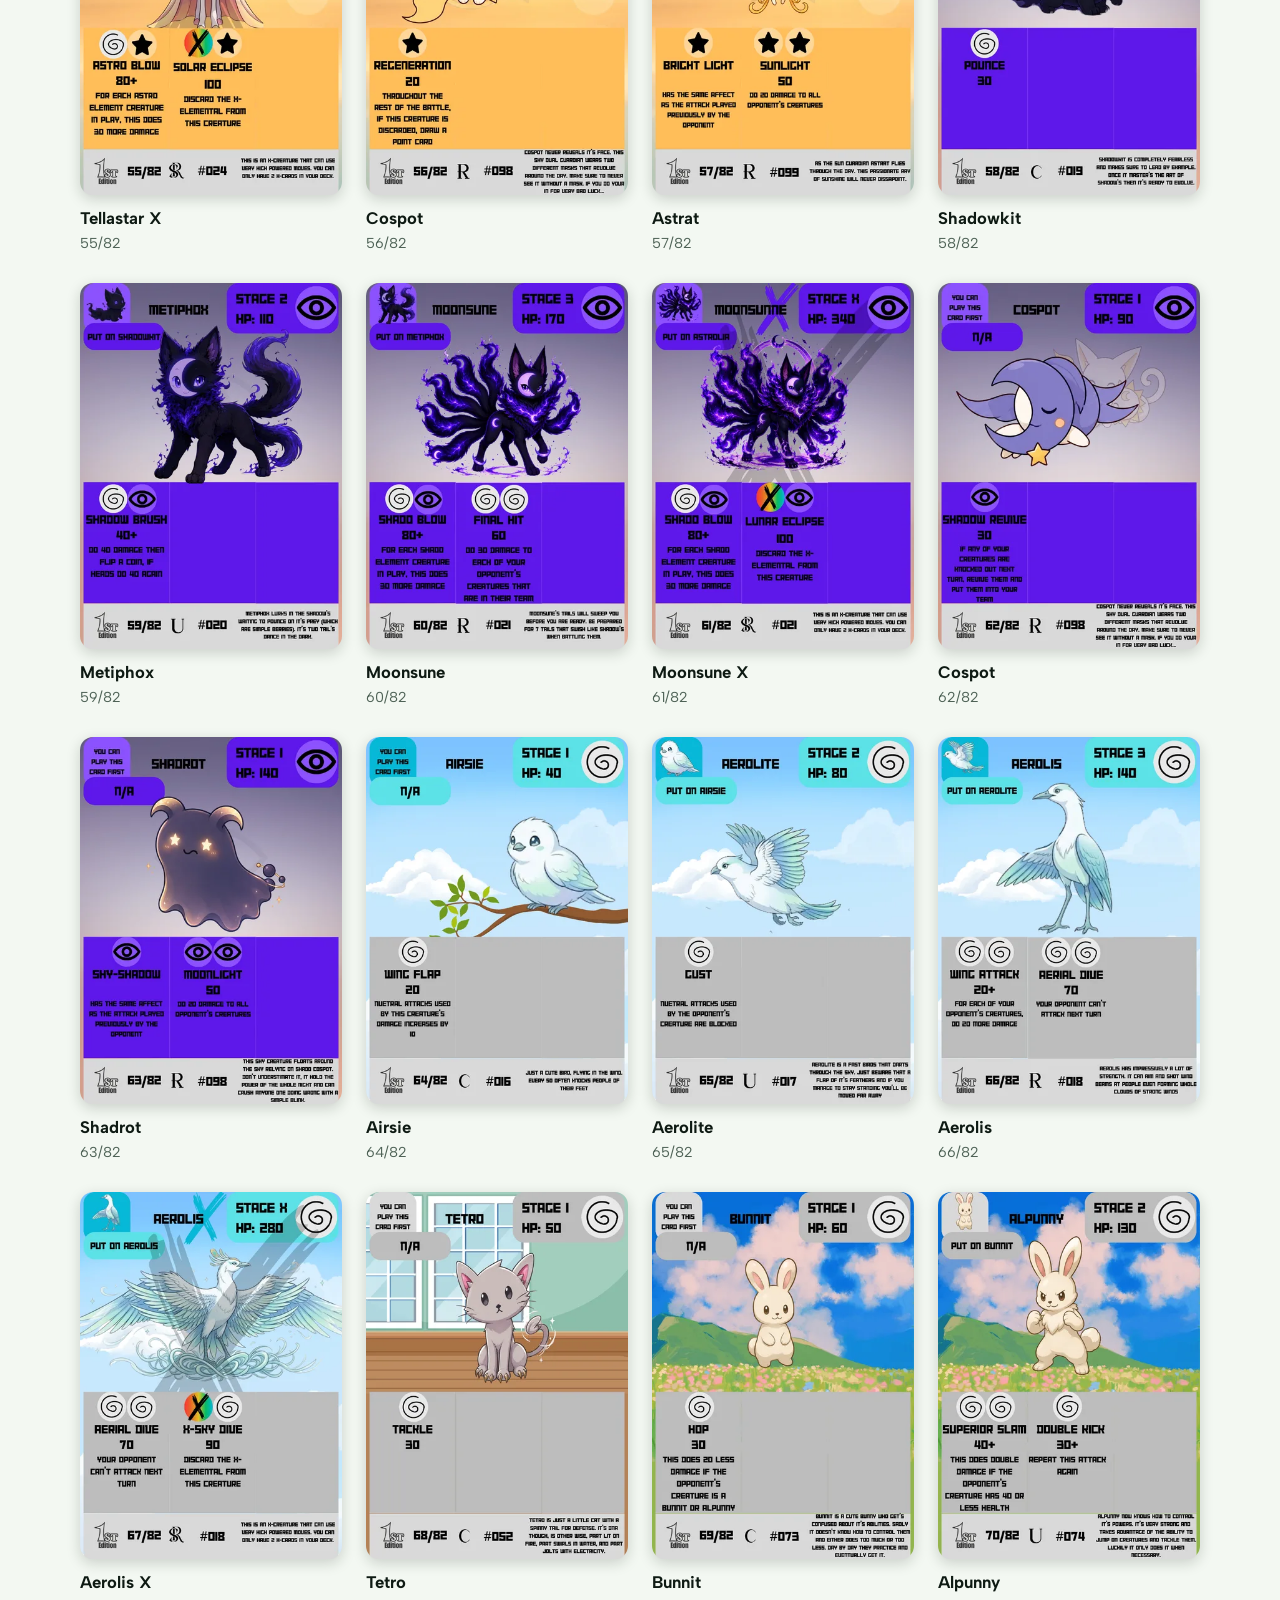
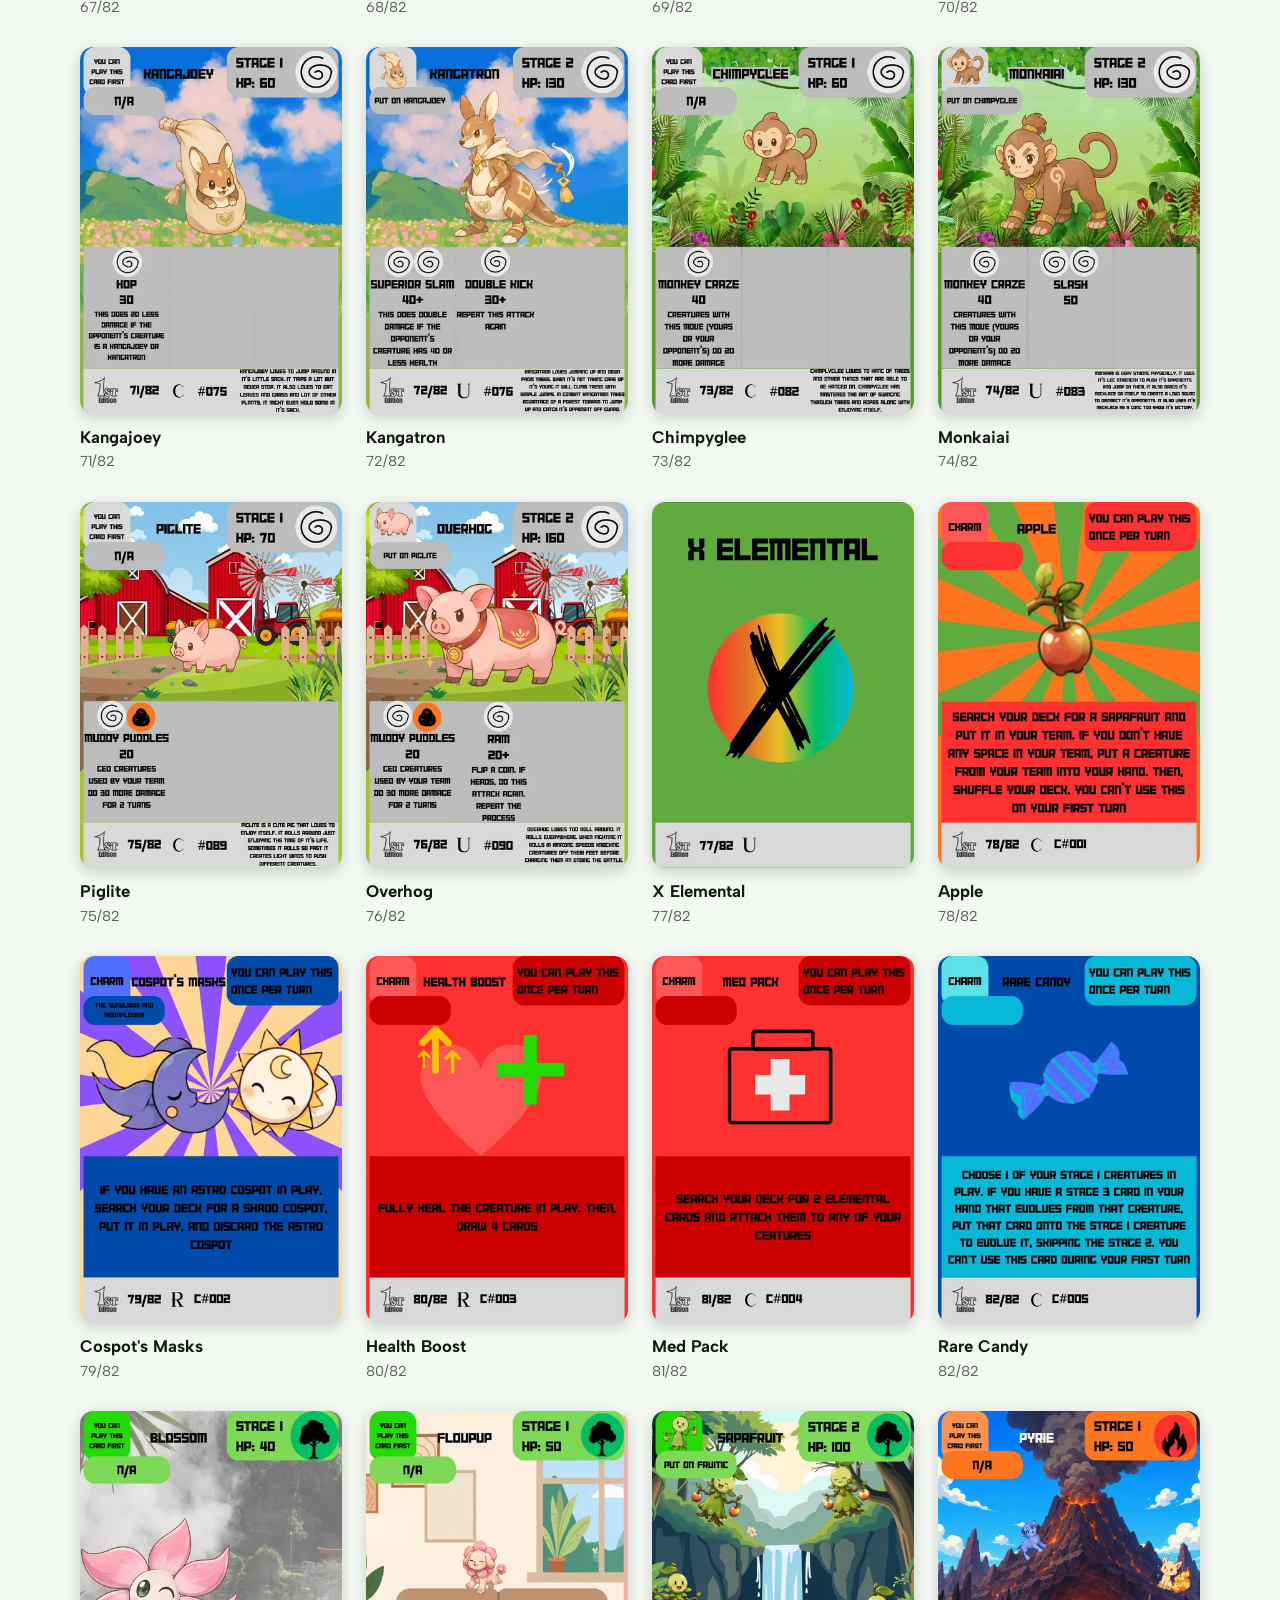
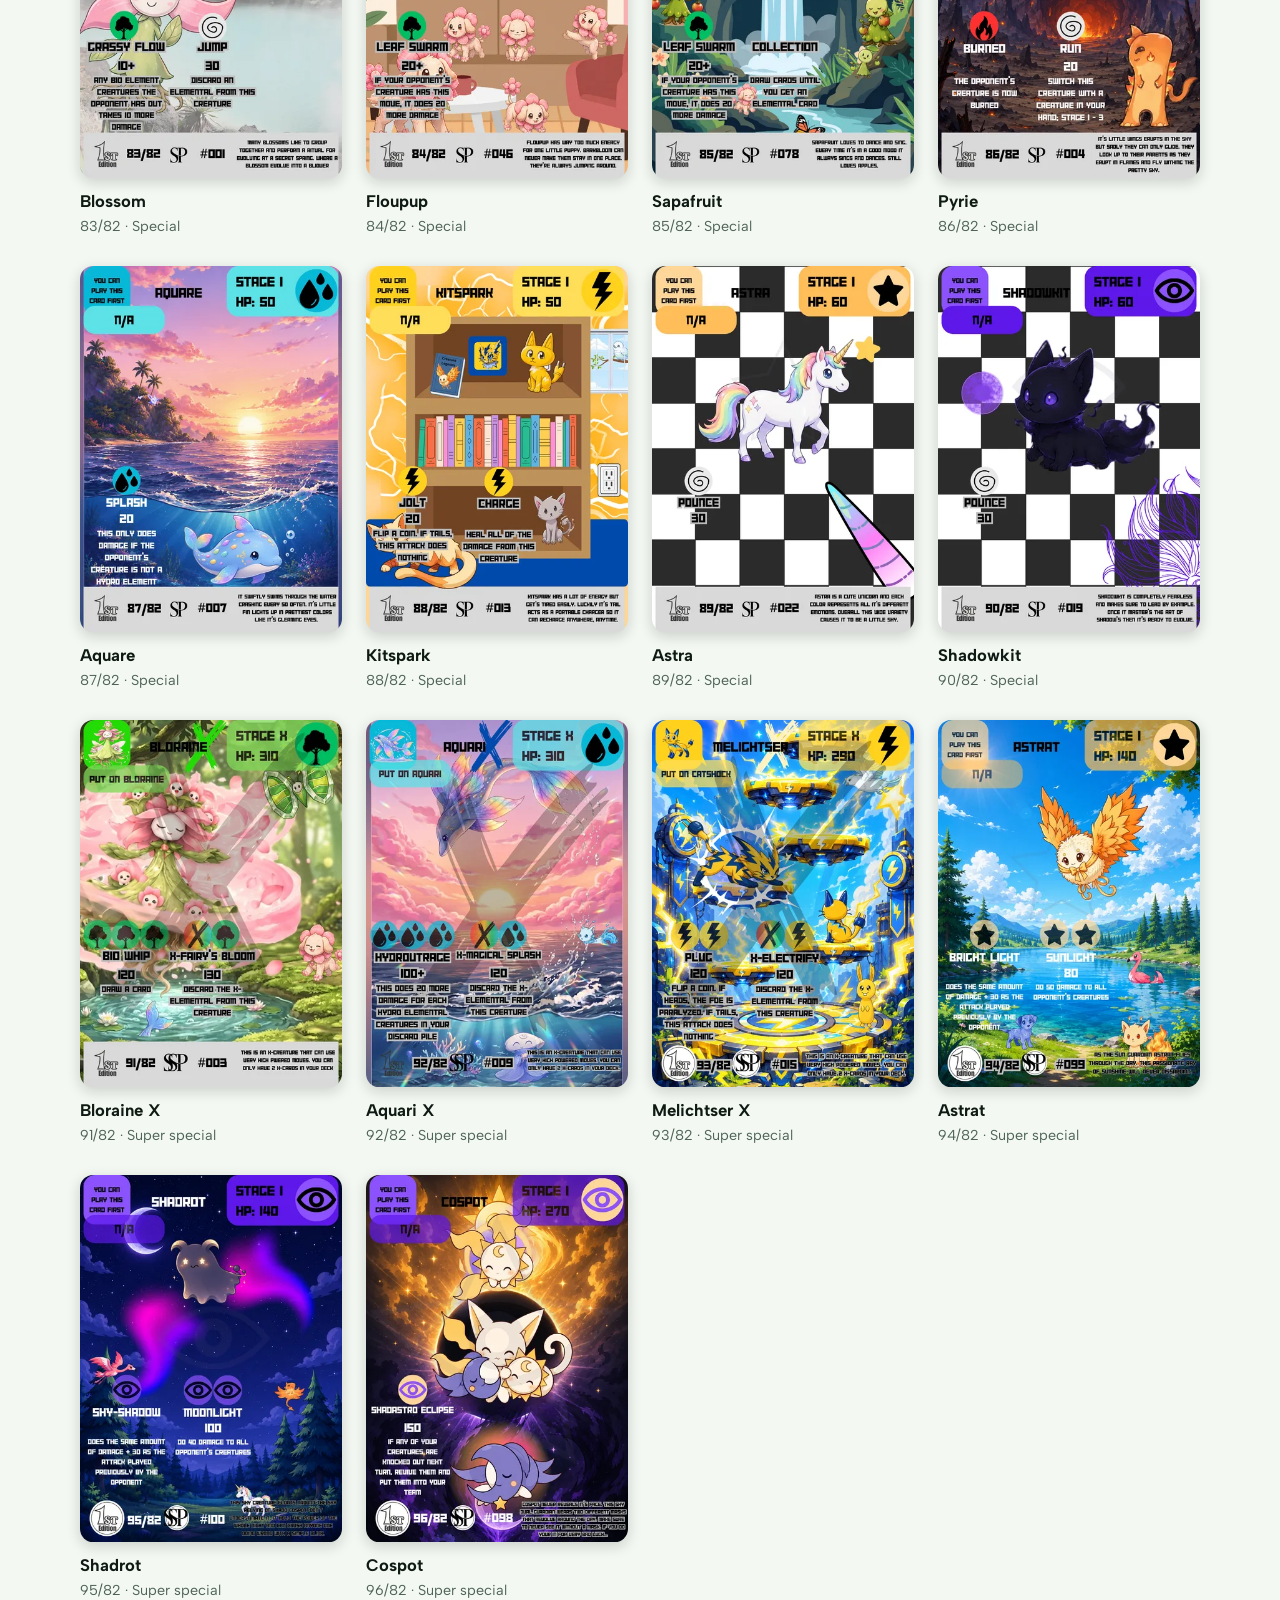
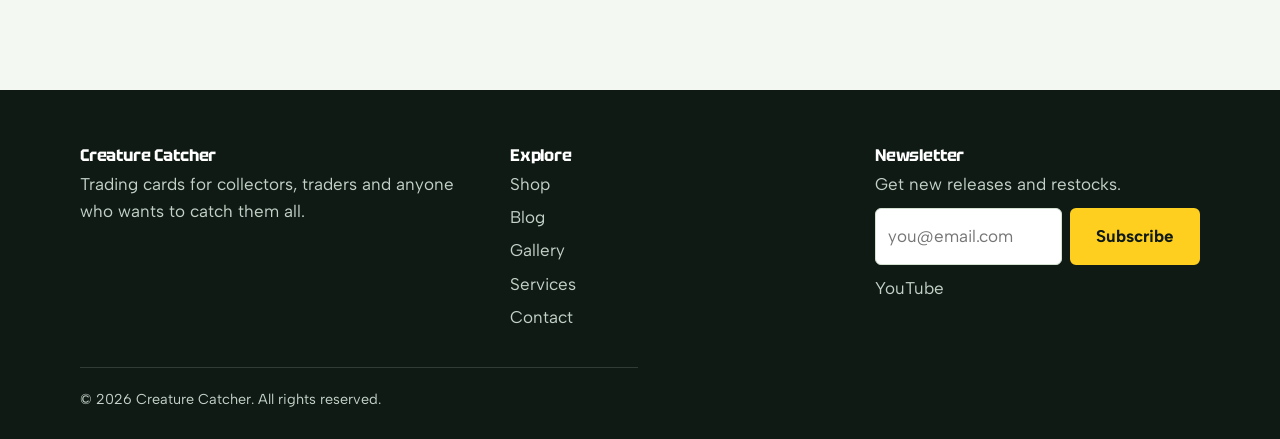
<file: gallery.html>
<!doctype html>
<html lang="en">
<head>
<meta charset="utf-8">
<meta name="viewport" content="width=device-width, initial-scale=1">
<title>Gallery | Creature Catcher</title>
<link rel="preconnect" href="https://fonts.googleapis.com"><link rel="preconnect" href="https://fonts.gstatic.com" crossorigin>
<link href="https://fonts.googleapis.com/css2?family=Tektur:wght@500;600;700;800&family=Albert+Sans:wght@400;500;600;700&display=swap" rel="stylesheet">
<link rel="icon" href="favicon.png" type="png">
<link rel="stylesheet" href="css/style.css">
</head>
<body>
<div id="site-header"></div>
<main>
  <div class="page-head"><div class="wrap"><h1 style="font-size:clamp(2rem,5vw,3.2rem)">Gallery</h1><p>The complete 1st Edition set. Select a card to see it full size.</p></div></div>
  <div class="wrap" style="padding-bottom:88px">
    <div class="gal-tools">
      <div class="grp">
        <div><label for="q">Search by name</label><input id="q" type="search" placeholder="Try Pyrite"></div>
        <div><label for="kind">Card type</label>
          <select id="kind">
            <option value="all">All cards</option><option value="creature">Creatures</option><option value="X">Stage X</option>
            <option value="charm">Charms</option><option value="SP">Special</option><option value="SSP">Super special</option><option value="element">Element cards</option>
          </select></div>
      </div>
      <button class="link-btn" id="reset" type="button">Clear filters</button>
    </div>
    <div class="elements" id="el-row" role="group" aria-label="Filter by element"></div>
    <p class="gal-count" id="count" role="status"></p>
    <div class="card-grid" id="grid"></div>
  </div>
</main>
<dialog class="lb" id="lb" aria-label="Card viewer">
  <div class="lb-body">
    <img id="lb-img" alt="">
    <div class="lb-info">
      <h2 id="lb-name"></h2>
      <dl id="lb-meta"></dl>
      <div class="lb-nav">
        <button class="btn ghost" id="prev" type="button">Previous</button>
        <button class="btn ghost" id="next" type="button">Next</button>
        <button class="btn" id="close" type="button">Close</button>
      </div>
    </div>
  </div>
</dialog>
<div id="site-footer"></div>
<script src="js/data.js"></script>
<script src="js/main.js"></script>
<script>
const EL = Object.fromEntries(ELEMENTS); EL.charm = 'Charm';
const RAR = { C: 'Common', U: 'Uncommon', R: 'Rare', SR: 'Super rare', SP: 'Special', SSP: 'Super special' };
const state = { el: '', q: '', kind: 'all' };
let shown = [], cur = -1;
const label = c => c.type === 'element' ? c.name : c.name + (c.stage === 'X' ? ' X' : '');
const sub = c => c.type === 'element' ? 'Element card' : `${c.n}/82` + (c.rarity === 'SP' ? ' · Special' : c.rarity === 'SSP' ? ' · Super special' : '');

function match(c) {
  if (state.el && c.el !== state.el) return false;
  if (state.q && !c.name.toLowerCase().includes(state.q)) return false;
  const k = state.kind;
  if (k === 'creature') return c.type === 'creature';
  if (k === 'X') return c.stage === 'X';
  if (k === 'charm') return c.type === 'charm';
  if (k === 'SP') return c.rarity === 'SP';
  if (k === 'SSP') return c.rarity === 'SSP';
  if (k === 'element') return c.type === 'element';
  return true;
}
function draw() {
  shown = CARDS.filter(match);
  $('#grid').innerHTML = shown.length ? shown.map((c, i) => `<button class="tile" data-i="${i}" aria-label="${esc(label(c))}, ${esc(sub(c))}">
      <img src="${c.id}.webp" alt="${esc(label(c))} card" width="420" height="588" loading="${i < 12 ? 'eager' : 'lazy'}">
      <span>${esc(label(c))}</span><small>${esc(sub(c))}</small></button>`).join('')
    : '<p class="empty">No cards match these filters. Clear the filters to see all cards.</p>';
  $('#count').textContent = `Showing ${shown.length} of ${CARDS.length} cards`;
  $$('#el-row .el-chip').forEach(b => b.setAttribute('aria-pressed', b.dataset.el === state.el));
  const u = new URLSearchParams(); if (state.el) u.set('element', state.el); if (state.q) u.set('q', state.q); if (state.kind !== 'all') u.set('type', state.kind);
  history.replaceState(null, '', u.toString() ? '?' + u : location.pathname);
}
function open(i) {
  cur = i; const c = shown[i], d = $('#lb');
  $('#lb-img').src = `${c.id}.webp`; $('#lb-img').alt = `${label(c)} trading card`;
  $('#lb-name').textContent = label(c);
  const rows = [['Type', c.type === 'charm' ? 'Charm' : EL[c.el]]];
  if (c.type !== 'element') rows.push(['Card', `${c.n} of 82`]);
  if (c.stage) rows.push(['Stage', c.stage === 'X' ? 'Stage X' : 'Stage ' + c.stage]);
  if (c.rarity) rows.push(['Rarity', RAR[c.rarity]]);
  $('#lb-meta').innerHTML = rows.map(([a, b]) => `<dt>${a}</dt><dd>${esc(b)}</dd>`).join('');
  if (!d.open) d.showModal();
  $('#prev').disabled = i === 0; $('#next').disabled = i === shown.length - 1;
}
document.addEventListener('DOMContentLoaded', () => {
  const p = new URLSearchParams(location.search);
  state.el = ELEMENTS.some(e => e[0] === p.get('element')) ? p.get('element') : '';
  state.q = (p.get('q') || '').toLowerCase(); state.kind = ['creature', 'X', 'charm', 'SP', 'SSP', 'element'].includes(p.get('type')) ? p.get('type') : 'all';
  $('#q').value = state.q; $('#kind').value = state.kind;
  $('#el-row').innerHTML = ELEMENTS.map(([k, n]) => `<button class="el-chip" type="button" data-el="${k}" aria-pressed="false"><img src="elements/${k}.webp" alt="" width="64" height="64">${n}</button>`).join('');
  $('#el-row').onclick = e => { const b = e.target.closest('[data-el]'); if (!b) return; state.el = state.el === b.dataset.el ? '' : b.dataset.el; draw(); };
  $('#q').oninput = e => { state.q = e.target.value.trim().toLowerCase(); draw(); };
  $('#kind').onchange = e => { state.kind = e.target.value; draw(); };
  $('#reset').onclick = () => { state.el = ''; state.q = ''; state.kind = 'all'; $('#q').value = ''; $('#kind').value = 'all'; draw(); };
  $('#grid').onclick = e => { const t = e.target.closest('.tile'); if (t) open(+t.dataset.i); };
  $('#prev').onclick = () => open(cur - 1); $('#next').onclick = () => open(cur + 1);
  $('#close').onclick = () => $('#lb').close();
  $('#lb').addEventListener('click', e => { if (e.target === $('#lb')) $('#lb').close(); });
  $('#lb').addEventListener('keydown', e => { if (e.key === 'ArrowLeft' && cur > 0) open(cur - 1); if (e.key === 'ArrowRight' && cur < shown.length - 1) open(cur + 1); });
  draw();
  const want = p.get('card'); if (want) { const i = shown.findIndex(c => c.id === want); if (i >= 0) open(i); }
});
</script>
</body>
</html>
</file>
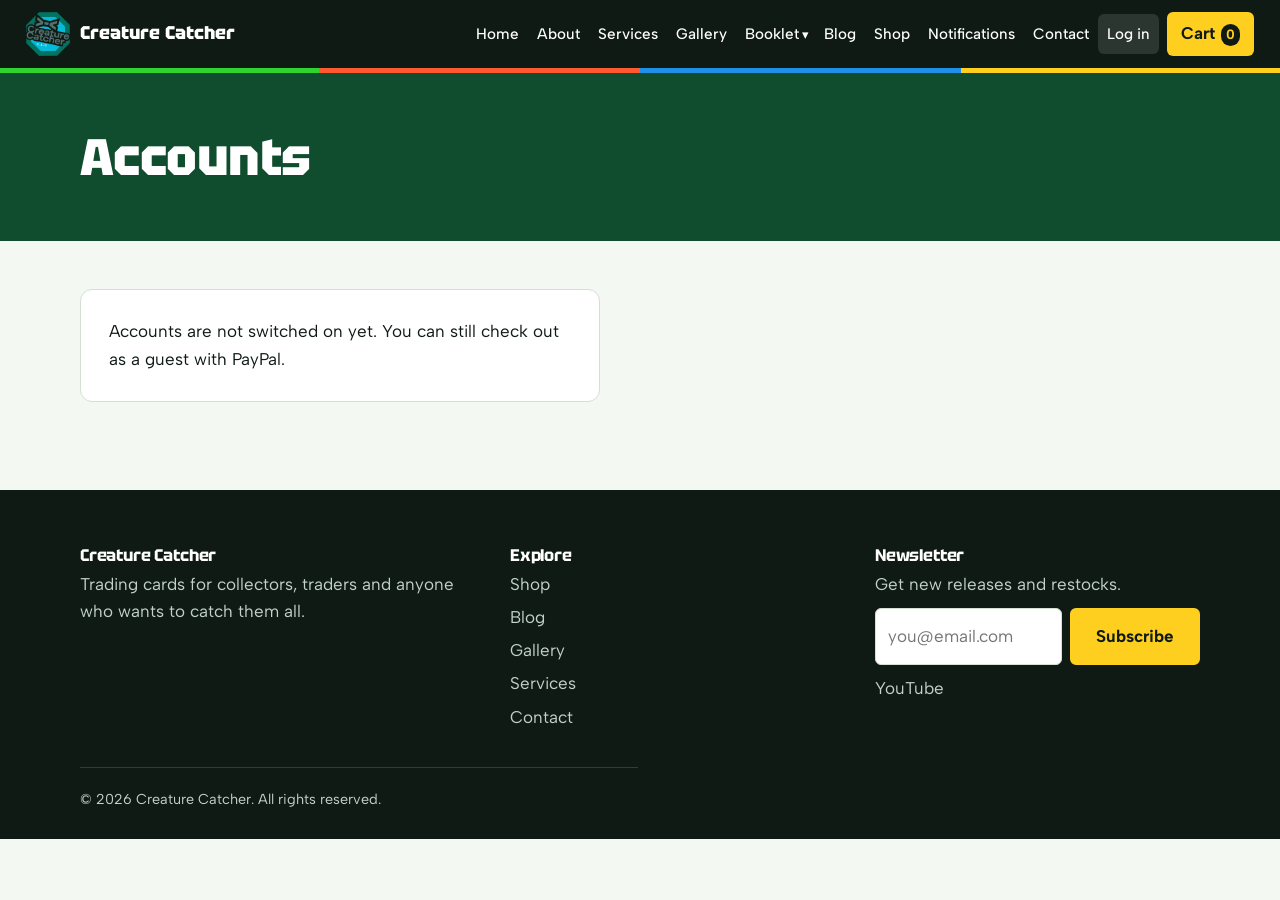
<file: login.html>
<!doctype html>
<html lang="en">
<head>
<meta charset="utf-8">
<meta name="viewport" content="width=device-width, initial-scale=1">
<title>Log in | Creature Catcher</title>
<link rel="preconnect" href="https://fonts.googleapis.com"><link rel="preconnect" href="https://fonts.gstatic.com" crossorigin>
<link href="https://fonts.googleapis.com/css2?family=Tektur:wght@500;600;700;800&family=Albert+Sans:wght@400;500;600;700&display=swap" rel="stylesheet">
<link rel="icon" href="favicon.png" type="png">
<link rel="stylesheet" href="css/style.css">
</head>
<body>
<div id="site-header"></div>
<main>
  <div class="page-head"><div class="wrap"><h1 style="font-size:clamp(2rem,5vw,3.2rem)" id="title">Log in</h1></div></div>
  <div class="wrap" style="padding:48px 0 88px">
    <div class="panel" style="max-width:520px" id="box"></div>
  </div>
</main>
<div id="site-footer"></div>
<script src="js/data.js"></script>
<script src="js/main.js"></script>
<script>
let mode = 'login';
const fmt = ts => ts && ts.toDate ? ts.toDate().toLocaleDateString('en-US', { year: 'numeric', month: 'short', day: 'numeric' }) : '';
async function draw() {
  const box = $('#box');
  if (!Auth.enabled()) {
    $('#title').textContent = 'Accounts';
    box.innerHTML = '<p>Accounts are not switched on yet. You can still check out as a guest with PayPal.</p>';
    return;
  }
  box.innerHTML = '<p class="empty">Loading…</p>';
  let user; try { user = await Auth.ready(); } catch { box.innerHTML = '<p class="form-msg err">Accounts could not load. Check your connection and refresh the page.</p>'; return; }
  if (user) return account(user);
  const signup = mode === 'signup', reset = mode === 'reset';
  $('#title').textContent = signup ? 'Create account' : reset ? 'Reset password' : 'Log in';
  box.innerHTML = `<form class="form" id="f" novalidate>
    ${signup ? '<div><label for="nm">Name</label><input id="nm" autocomplete="name" required></div>' : ''}
    <div><label for="e">Email</label><input id="e" type="email" autocomplete="email" required></div>
    ${reset ? '' : `<div><label for="p">Password</label><input id="p" type="password" autocomplete="${signup ? 'new-password' : 'current-password'}" required></div>`}
    <div id="msg" role="alert"></div>
    <button class="btn dark" type="submit">${signup ? 'Create account' : reset ? 'Send reset link' : 'Log in'}</button>
    ${mode === 'login' ? '<button class="link-btn" type="button" id="fg">Forgot your password?</button>' : ''}
    <button class="link-btn" type="button" id="sw">${signup || reset ? 'Back to log in' : 'New here? Create an account'}</button></form>`;
  $('#sw').onclick = () => { mode = signup || reset ? 'login' : 'signup'; draw(); };
  if ($('#fg')) $('#fg').onclick = () => { mode = 'reset'; draw(); };
  $('#f').onsubmit = async e => {
    e.preventDefault(); const m = $('#msg'), btn = e.submitter; btn.disabled = true;
    try {
      if (!$('#e').value.trim() || (!reset && !$('#p').value) || (signup && !$('#nm').value.trim())) throw new Error('Fill in every field, then try again.');
      if (reset) { await Auth.resetPassword($('#e').value); m.className = 'form-msg ok'; m.textContent = 'If an account exists for that email, a reset link is on its way.'; btn.disabled = false; return; }
      signup ? await Auth.signup($('#nm').value, $('#e').value, $('#p').value) : await Auth.login($('#e').value, $('#p').value);
      location.href = 'index.html';
    } catch (err) { m.className = 'form-msg err'; m.textContent = err.message; btn.disabled = false; }
  };
}
async function account(user) {
  $('#title').textContent = 'Your account';
  const name = user.displayName || user.email;
  $('#box').innerHTML = `<p>Signed in as <strong>${esc(name)}</strong> (${esc(user.email)}).</p>
    <p style="margin-top:16px"><button class="btn ghost dark" style="color:var(--moss)" id="out">Log out</button></p>
    <h2 style="font-size:1.3rem;margin-top:28px">Order history</h2><div id="orders"><p class="empty">Loading orders…</p></div>`;
  $('#out').onclick = async () => { await Auth.logout(); location.reload(); };
  try {
    const list = await Orders.list();
    $('#orders').innerHTML = list.length ? list.map(o => `<div class="line-item"><div><strong>${esc(fmt(o.createdAt))}</strong><br><span style="color:var(--muted)">${(o.items || []).map(i => esc(i.qty + ' × ' + i.name)).join(', ')}</span><br><span style="color:var(--muted);font-size:.88rem">PayPal order ${esc(o.paypalId || '')}</span></div><div>${money(o.total || 0)}</div></div>`).join('')
      : '<p class="empty">No orders yet. Your orders will show up here after you check out while logged in.</p>';
  } catch { $('#orders').innerHTML = '<p class="form-msg err">Orders could not load. Refresh the page to try again.</p>'; }
}
document.addEventListener('DOMContentLoaded', draw);
</script>
</body>
</html>
</file>
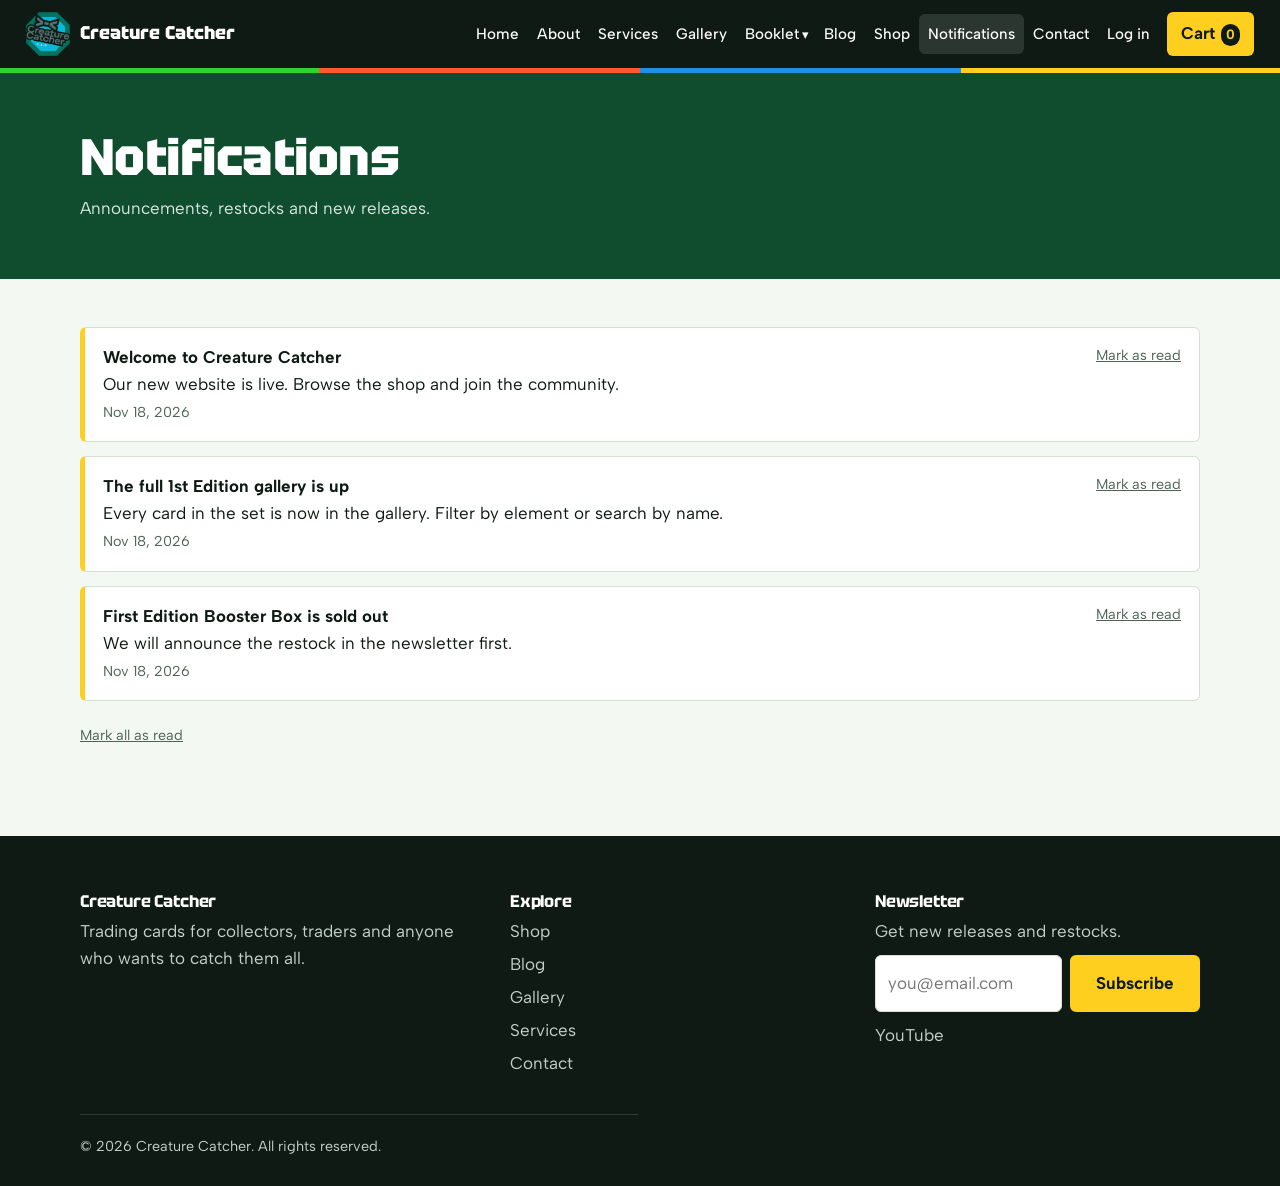
<file: notifications.html>
<!doctype html>
<html lang="en">
<head>
<meta charset="utf-8">
<meta name="viewport" content="width=device-width, initial-scale=1">
<title>Notifications | Creature Catcher</title>
<link rel="preconnect" href="https://fonts.googleapis.com"><link rel="preconnect" href="https://fonts.gstatic.com" crossorigin>
<link href="https://fonts.googleapis.com/css2?family=Tektur:wght@500;600;700;800&family=Albert+Sans:wght@400;500;600;700&display=swap" rel="stylesheet">
<link rel="icon" href="favicon.png" type="png">
<link rel="stylesheet" href="css/style.css">
</head>
<body>
<div id="site-header"></div>
<main>
  <div class="page-head"><div class="wrap"><h1 style="font-size:clamp(2rem,5vw,3.2rem)">Notifications</h1><p>Announcements, restocks and new releases.</p></div></div>
  <div class="wrap" style="padding:48px 0 88px">
    <ul class="note-list" id="notes"></ul>
    <p style="margin-top:20px"><button class="link-btn" id="mark-all">Mark all as read</button></p>
  </div>
</main>
<div id="site-footer"></div>
<script src="js/data.js"></script>
<script src="js/main.js"></script>
<script>
function draw() {
  const read = store.get('cc_read', []);
  $('#notes').innerHTML = NOTIFICATIONS.length ? NOTIFICATIONS.map(n => `
    <li class="note${read.includes(n.id) ? ' read' : ''}"><div><strong>${esc(n.title)}</strong><p>${esc(n.text)}</p><span class="meta">${esc(n.date)}</span></div>
    ${read.includes(n.id) ? '' : `<button class="link-btn" data-read="${n.id}">Mark as read</button>`}</li>`).join('')
    : '<li class="empty">No notifications yet. Check back after our next release.</li>';
}
document.addEventListener('DOMContentLoaded', () => {
  draw();
  $('#notes').addEventListener('click', e => { const b = e.target.closest('[data-read]'); if (!b) return; store.set('cc_read', [...store.get('cc_read', []), b.dataset.read]); draw(); });
  $('#mark-all').onclick = () => { store.set('cc_read', NOTIFICATIONS.map(n => n.id)); draw(); };
});
</script>
</body>
</html>
</file>
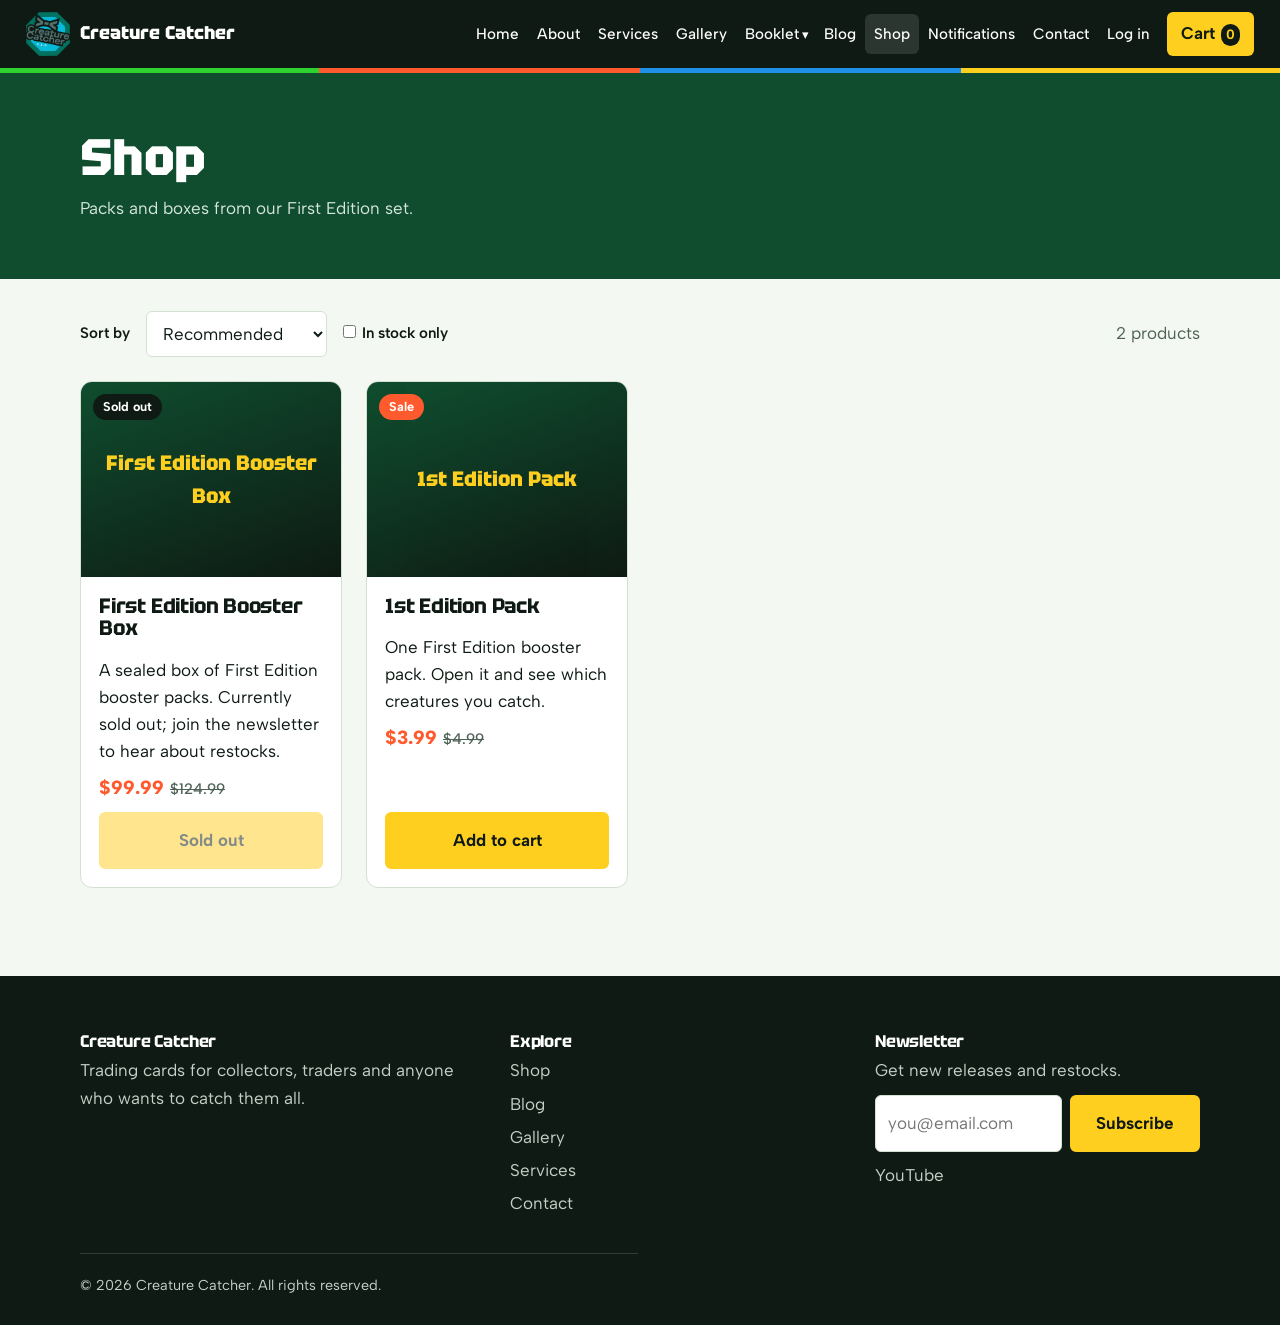
<file: shop.html>
<!doctype html>
<html lang="en">
<head>
<meta charset="utf-8">
<meta name="viewport" content="width=device-width, initial-scale=1">
<title>Shop | Creature Catcher</title>
<link rel="preconnect" href="https://fonts.googleapis.com"><link rel="preconnect" href="https://fonts.gstatic.com" crossorigin>
<link href="https://fonts.googleapis.com/css2?family=Tektur:wght@500;600;700;800&family=Albert+Sans:wght@400;500;600;700&display=swap" rel="stylesheet">
<link rel="icon" href="favicon.png" type="png">
<link rel="stylesheet" href="css/style.css">
</head>
<body>
<div id="site-header"></div>
<main>
  <div class="page-head"><div class="wrap"><h1 style="font-size:clamp(2rem,5vw,3.2rem)">Shop</h1><p>Packs and boxes from our First Edition set.</p></div></div>
  <div class="wrap" style="padding-bottom:88px">
    <div class="shop-tools">
      <label for="sort">Sort by</label>
      <select id="sort"><option value="rec">Recommended</option><option value="lo">Price: low to high</option><option value="hi">Price: high to low</option></select>
      <label for="stock"><input type="checkbox" id="stock" style="width:auto;margin-right:6px">In stock only</label>
      <span id="count" style="margin-left:auto;color:var(--muted)"></span>
    </div>
    <div class="products" id="products"></div>
  </div>
</main>
<div id="site-footer"></div>
<script src="js/data.js"></script>
<script src="js/main.js"></script>
<script>
function draw() {
  let list = [...PRODUCTS];
  if ($('#stock').checked) list = list.filter(p => p.inStock);
  const s = $('#sort').value;
  if (s === 'lo') list.sort((a, b) => unit(a) - unit(b)); if (s === 'hi') list.sort((a, b) => unit(b) - unit(a));
  $('#products').innerHTML = list.length ? list.map(productCard).join('') : '<p class="empty">No products match. Clear the in-stock filter to see everything.</p>';
  $('#count').textContent = list.length + (list.length === 1 ? ' product' : ' products');
}
document.addEventListener('DOMContentLoaded', () => { $('#sort').onchange = draw; $('#stock').onchange = draw; draw(); });
</script>
</body>
</html>
</file>
<file: css/style.css>
:root{
  --moss:#0f4d2e; --moss-d:#0a3a22; --ink:#0e1a13; --marigold:#ffcf1f; --paper:#f3f8f2; --white:#fff;
  --coral:#ff5a2e; --line:#d3e0d2; --muted:#4e6256;
  --bio:#2fd32f; --pyro:#ff5a2e; --hydro:#1f8fe8; --mag:#ffcf1f;
  --r-s:6px; --r-m:12px;
  --font-h:'Tektur',system-ui,sans-serif; --font-b:'Albert Sans',system-ui,sans-serif;
}
*{box-sizing:border-box;margin:0;padding:0}
html{scroll-behavior:smooth}
body{font-family:var(--font-b);background:var(--paper);color:var(--ink);line-height:1.6;font-size:17px;-webkit-font-smoothing:antialiased}
img{max-width:100%;display:block}
a{color:inherit}
h1,h2,h3{font-family:var(--font-h);line-height:1.1;letter-spacing:-.01em}
h1{font-size:clamp(2.6rem,6vw,4.6rem);font-weight:800}
h2{font-size:clamp(1.8rem,3.6vw,2.6rem);font-weight:700;margin-bottom:.6em}
h3{font-size:1.3rem;font-weight:700;margin-bottom:.4em}
p{max-width:62ch}
:focus-visible{outline:3px solid var(--marigold);outline-offset:2px}
.wrap{width:min(1120px,92%);margin-inline:auto}
.section{padding:88px 0}
.section.dark{background:var(--moss);color:var(--white)}
.section.dark p{color:#d6e6dc}

/* header */
.site-header{background:var(--ink);color:var(--white);position:sticky;top:0;z-index:50}
.site-header .wrap{display:flex;align-items:center;gap:24px;min-height:68px}
.brand{display:flex;align-items:center;gap:10px;font-family:var(--font-h);font-weight:800;font-size:1.25rem;text-decoration:none}
.brand img{width:44px;height:44px;object-fit:contain}
.nav{display:flex;gap:4px;margin-left:auto;align-items:center}
.nav a{text-decoration:none;padding:8px 10px;border-radius:var(--r-s);font-weight:500;font-size:.97rem}
.nav a:hover,.nav a[aria-current="page"]{background:rgba(255,255,255,.12)}
.cart-btn{background:var(--marigold);color:var(--ink);border:0;border-radius:var(--r-s);padding:8px 14px;font:inherit;font-weight:700;cursor:pointer;margin-left:8px}
.cart-btn span{display:inline-block;min-width:1.4em;text-align:center;background:var(--ink);color:var(--marigold);border-radius:99px;margin-left:6px;font-size:.85rem}
.menu-toggle{display:none;background:none;border:1px solid rgba(255,255,255,.4);color:#fff;border-radius:var(--r-s);padding:8px 12px;font:inherit;cursor:pointer;margin-left:auto}
@media(max-width:1120px){
  .menu-toggle{display:block}
  .nav{display:none;position:absolute;top:68px;left:0;right:0;background:var(--ink);flex-direction:column;align-items:stretch;padding:12px 4%;margin:0}
  .nav.open{display:flex}
  .cart-btn{margin:8px 0 0}
}

/* buttons */
.btn{display:inline-block;background:var(--marigold);color:var(--ink);border:2px solid var(--marigold);border-radius:var(--r-s);padding:13px 24px;font:inherit;font-weight:700;text-decoration:none;cursor:pointer}
.btn:hover{background:#ffc652}
.btn.ghost{background:transparent;color:inherit;border-color:currentColor}
.btn.ghost:hover{background:rgba(255,255,255,.1)}
.btn.dark{background:var(--moss);border-color:var(--moss);color:#fff}
.btn.dark:hover{background:var(--moss-d)}
.btn[disabled]{opacity:.5;cursor:not-allowed}

/* hero */
.hero{background:var(--ink);color:#fff;padding:72px 0 96px;overflow:hidden}
.hero .wrap{display:grid;grid-template-columns:.8fr 1.2fr;gap:40px;align-items:center}
.hero p{color:#c3d1c9;font-size:1.15rem;margin:22px 0 32px}
.hero .est{display:inline-block;border:1px solid var(--marigold);color:var(--marigold);border-radius:99px;padding:4px 14px;font-size:.88rem;margin-bottom:22px}
.hero-actions{display:flex;gap:12px;flex-wrap:wrap}
.card-ph{display:flex;align-items:center;justify-content:center;height:100%;background:linear-gradient(160deg,var(--moss),var(--ink));color:var(--marigold);font-family:var(--font-h);font-weight:800;font-size:1.3rem;text-align:center;padding:12px}


/* about / services */
.about-grid{display:grid;grid-template-columns:1fr 1fr;gap:48px;align-items:start}
.about-grid p+p{margin-top:1em}
.stat-list{list-style:none;display:grid;gap:14px}
.stat-list li{border-left:4px solid var(--marigold);padding-left:16px}
.stat-list b{font-family:var(--font-h);font-size:1.15rem;display:block}
@media(max-width:760px){.about-grid{grid-template-columns:1fr}}
.services{display:grid;grid-template-columns:repeat(auto-fit,minmax(280px,1fr));gap:24px;margin-top:32px}
.service{background:var(--moss-d);border-radius:var(--r-m);padding:32px}
.service h3{color:var(--marigold)}

/* gallery */
.gallery{display:grid;grid-template-columns:repeat(auto-fill,minmax(220px,1fr));gap:24px;margin-top:32px}
.gallery figure{background:#fff;border-radius:var(--r-m);overflow:hidden;border:1px solid var(--line)}
.gallery .art{aspect-ratio:5/7;background:var(--ink)}
.gallery img{width:100%;height:100%;object-fit:cover}
.gallery figcaption{padding:12px 16px;font-weight:600}

/* shop */
.page-head{background:var(--moss);color:#fff;padding:56px 0}
.page-head p{color:#d6e6dc;margin-top:10px}
.shop-tools{display:flex;gap:16px;flex-wrap:wrap;align-items:center;margin:32px 0 24px}
.shop-tools label{font-weight:600;font-size:.95rem}
select,input,textarea{font:inherit;padding:11px 12px;border:1.5px solid var(--line);border-radius:var(--r-s);background:#fff;color:var(--ink);width:100%}
.shop-tools select{width:auto}
.products{display:grid;grid-template-columns:repeat(auto-fill,minmax(260px,1fr));gap:24px}
.product{background:#fff;border:1px solid var(--line);border-radius:var(--r-m);overflow:hidden;display:flex;flex-direction:column}
.product .thumb{aspect-ratio:4/3;background:linear-gradient(160deg,var(--moss),var(--ink));display:flex;align-items:center;justify-content:center;position:relative}
.product .thumb img{width:100%;height:100%;object-fit:cover}
.tag{position:absolute;top:12px;left:12px;background:var(--coral);color:#fff;font-size:.8rem;font-weight:700;padding:3px 10px;border-radius:99px}
.tag.out{background:var(--ink)}
.product .body{padding:18px;display:flex;flex-direction:column;gap:8px;flex:1}
.price{font-weight:800;font-size:1.2rem}
.price s{color:var(--muted);font-weight:500;font-size:.95rem;margin-left:6px}
.price .now{color:var(--coral)}
.product .btn{margin-top:auto;text-align:center}

/* cart drawer */
.drawer-bg{position:fixed;inset:0;background:rgba(14,26,19,.55);opacity:0;pointer-events:none;transition:opacity .2s;z-index:90}
.drawer-bg.open{opacity:1;pointer-events:auto}
.drawer{position:fixed;top:0;right:0;bottom:0;width:min(420px,100%);background:#fff;transform:translateX(100%);transition:transform .25s;z-index:100;display:flex;flex-direction:column}
.drawer.open{transform:none}
.drawer header{display:flex;justify-content:space-between;align-items:center;padding:18px 20px;border-bottom:1px solid var(--line)}
.drawer .items{flex:1;overflow:auto;padding:12px 20px}
.drawer footer{padding:18px 20px;border-top:1px solid var(--line)}
.line-item{display:grid;grid-template-columns:1fr auto;gap:4px 12px;padding:14px 0;border-bottom:1px solid var(--line)}
.qty{display:inline-flex;align-items:center;gap:8px;margin-top:4px}
.qty button{width:30px;height:30px;border:1.5px solid var(--line);background:#fff;border-radius:var(--r-s);cursor:pointer;font-size:1rem}
.link-btn{background:none;border:0;color:var(--muted);text-decoration:underline;cursor:pointer;font:inherit;font-size:.9rem}
.subtotal{display:flex;justify-content:space-between;font-weight:800;font-size:1.15rem;margin-bottom:14px}
.empty{color:var(--muted);padding:24px 0}

/* checkout */
.checkout{display:grid;grid-template-columns:1.2fr 1fr;gap:40px;margin-top:40px}
@media(max-width:820px){.checkout{grid-template-columns:1fr}}
.panel{background:#fff;border:1px solid var(--line);border-radius:var(--r-m);padding:28px}
.notice{background:#fff4d6;border:1px solid var(--marigold);border-radius:var(--r-s);padding:12px 14px;font-size:.93rem;margin-top:14px}

/* forms */
.form{display:grid;gap:16px;max-width:560px}
.form .row{display:grid;grid-template-columns:1fr 1fr;gap:16px}
@media(max-width:520px){.form .row{grid-template-columns:1fr}}
.form label{font-weight:600;font-size:.95rem;display:block;margin-bottom:4px}
.form-msg{padding:12px 14px;border-radius:var(--r-s);font-size:.95rem}
.form-msg.ok{background:#dff3e6;color:#15472a}
.form-msg.err{background:#fde3df;color:#7a1f12}
.contact-grid{display:grid;grid-template-columns:1.2fr .8fr;gap:48px}
@media(max-width:820px){.contact-grid{grid-template-columns:1fr}}

/* blog + notifications */
.post{background:#fff;border:1px solid var(--line);border-radius:var(--r-m);overflow:hidden;display:grid;grid-template-columns:280px 1fr;margin-bottom:24px}
.post .cover{background:var(--ink)}
.post .cover img{width:100%;height:100%;object-fit:cover}
.post .txt{padding:24px}
.meta{color:var(--muted);font-size:.9rem;margin-bottom:8px}
@media(max-width:700px){.post{grid-template-columns:1fr}.post .cover{aspect-ratio:16/9}}
.note-list{list-style:none;display:grid;gap:14px}
.note{background:#fff;border:1px solid var(--line);border-left:5px solid var(--marigold);border-radius:var(--r-s);padding:16px 18px;display:flex;justify-content:space-between;gap:16px;align-items:flex-start}
.note.read{border-left-color:var(--line);opacity:.7}

/* footer */
.site-footer{background:var(--ink);color:#c3d1c9;padding:56px 0 28px}
.foot-grid{display:grid;grid-template-columns:1.2fr 1fr 1fr;gap:40px}
@media(max-width:760px){.foot-grid{grid-template-columns:1fr}}
.site-footer h3{color:#fff;font-size:1.05rem}
.site-footer a{text-decoration:none}
.site-footer a:hover{text-decoration:underline}
.site-footer ul{list-style:none;display:grid;gap:6px}
.site-footer .news{display:flex;gap:8px;margin-top:10px}
.copy{border-top:1px solid rgba(255,255,255,.15);margin-top:36px;padding-top:20px;font-size:.9rem}

.toast{position:fixed;bottom:24px;left:50%;transform:translateX(-50%) translateY(20px);background:var(--ink);color:#fff;padding:12px 20px;border-radius:var(--r-s);opacity:0;transition:.25s;z-index:200;pointer-events:none}
.toast.show{opacity:1;transform:translateX(-50%)}
@media(prefers-reduced-motion:reduce){*{transition:none!important;scroll-behavior:auto!important}}

/* brand stripe: the four starter elements */
.site-header{border-bottom:5px solid transparent;border-image:linear-gradient(90deg,var(--bio) 0 25%,var(--pyro) 25% 50%,var(--hydro) 50% 75%,var(--mag) 75% 100%) 1}

/* hero: four creature cards */
.hand{display:flex;justify-content:center;align-items:center;padding:20px 16px}
.hand a{display:block;flex:1 1 0;min-width:0;max-width:215px;aspect-ratio:750/1050;margin-inline:-12px;border-radius:14px;box-shadow:0 18px 36px rgba(0,0,0,.5);transition:transform .3s cubic-bezier(.2,.8,.2,1);background:#222}
.hand a:nth-child(1){transform:rotate(-9deg) translateY(14px)}
.hand a:nth-child(2){transform:rotate(-3deg) translateY(-6px)}
.hand a:nth-child(3){transform:rotate(3deg) translateY(-6px)}
.hand a:nth-child(4){transform:rotate(9deg) translateY(14px)}
.hand a:hover,.hand a:focus-visible{transform:translateY(-22px) rotate(0);z-index:5}
.hand img{width:100%;height:100%;border-radius:14px}
@media(max-width:860px){.hero .wrap{grid-template-columns:1fr}.hand{margin-top:16px}}

/* element badges */
.elements{display:flex;flex-wrap:wrap;gap:14px;margin-top:20px}
.el-chip{display:flex;flex-direction:column;align-items:center;gap:6px;width:82px;text-decoration:none;font-weight:600;font-size:.92rem;background:none;border:0;font-family:inherit;color:inherit;cursor:pointer}
.el-chip img{width:64px;height:64px;transition:transform .2s}
.el-chip:hover img{transform:translateY(-4px)}
.el-chip[aria-pressed="true"] img{outline:4px solid var(--ink);outline-offset:3px;border-radius:50%}
.el-chip small{font-weight:500;color:var(--muted);font-size:.8rem}
.strip{background:#fff;border-bottom:1px solid var(--line);padding:36px 0 32px}
.strip h2{font-size:1.4rem;margin:0}

/* gallery */
.gal-tools{display:grid;grid-template-columns:1fr auto;gap:16px;align-items:end;margin:28px 0 8px}
.gal-tools label{font-weight:600;font-size:.92rem;display:block;margin-bottom:4px}
.gal-tools .grp{display:flex;gap:12px;flex-wrap:wrap}
.gal-tools input[type=search]{min-width:220px}
.gal-tools select{width:auto;min-width:170px}
@media(max-width:640px){.gal-tools{grid-template-columns:1fr}}
.gal-count{color:var(--muted);margin:12px 0 20px}
.card-grid{display:grid;grid-template-columns:repeat(auto-fill,minmax(250px,1fr));gap:28px 24px}
.tile{background:none;border:0;padding:0;font:inherit;color:inherit;text-align:left;cursor:pointer;border-radius:12px}
.tile img{width:100%;height:auto;aspect-ratio:750/1050;border-radius:5% / 3.6%;background:#dbe6da;box-shadow:0 4px 14px rgba(14,26,19,.18);transition:transform .2s,box-shadow .2s}
.tile:hover img,.tile:focus-visible img{transform:translateY(-4px);box-shadow:0 12px 24px rgba(14,26,19,.28)}
.tile span{display:block;margin-top:10px;font-weight:700;font-size:1.05rem}
.tile small{display:block;color:var(--muted);font-size:.9rem}
@media(max-width:560px){.card-grid{grid-template-columns:repeat(2,1fr);gap:20px 14px}}
dialog.lb{margin:auto;max-height:96vh;border:0;border-radius:16px;padding:0;max-width:min(920px,94vw);width:100%;background:var(--ink);color:#fff;overflow:hidden}
dialog.lb::backdrop{background:rgba(8,20,13,.75)}
.lb-body{display:grid;grid-template-columns:minmax(0,1fr) 300px;gap:0}
.lb-body img{width:100%;height:auto;max-height:92vh;aspect-ratio:750/1050;object-fit:contain;background:#222}
.lb-info{padding:28px 24px;display:flex;flex-direction:column;gap:10px}
.lb-info h2{font-size:1.7rem;margin:0}
.lb-info dl{display:grid;grid-template-columns:auto 1fr;gap:6px 14px;margin-top:8px}
.lb-info dt{color:#a9c9b0}
.lb-nav{margin-top:auto;display:flex;gap:10px;flex-wrap:wrap}
.lb-nav button{flex:1}
@media(max-width:720px){.lb-body{grid-template-columns:1fr}.lb-body img{max-height:60vh}}

/* nav dropdown */
.has-sub{position:relative;display:flex;align-items:center}
.sub-toggle{background:none;border:0;color:#fff;cursor:pointer;padding:8px 6px 8px 0;margin-left:-6px;font-size:.8rem;border-radius:var(--r-s)}
.sub-toggle:hover{background:rgba(255,255,255,.12)}
.sub{display:none;position:absolute;top:100%;left:0;min-width:190px;background:var(--ink);border:1px solid rgba(255,255,255,.18);border-radius:var(--r-s);padding:6px;list-style:none;z-index:60}
.has-sub:hover .sub,.has-sub:focus-within .sub,.has-sub.open .sub{display:block}
.sub a{display:block}
@media(max-width:1120px){.has-sub{flex-wrap:wrap}.has-sub>a{flex:1}.sub{position:static;display:block;width:100%;border:0;border-left:2px solid var(--marigold);border-radius:0;margin:0 0 6px 12px;padding:0 0 0 6px;min-width:0}.sub-toggle{display:none}}

/* booklet viewer */
.book{display:grid;grid-template-columns:240px minmax(0,1fr);gap:40px;margin-top:32px;align-items:start}
.book-side{position:sticky;top:96px;display:grid;gap:14px}
.book-side ol{list-style:none;display:grid;gap:2px}
.book-side button.jump{background:none;border:0;font:inherit;color:inherit;text-align:left;padding:7px 10px;border-radius:var(--r-s);cursor:pointer;width:100%}
.book-side button.jump:hover{background:#e3eee2}
.book-side button.jump[aria-current="true"]{background:var(--moss);color:#fff;font-weight:600}
.book-stage{display:grid;gap:16px;justify-items:center}
.book-page{width:100%;max-width:700px;height:auto;aspect-ratio:1575/2475;border-radius:6px;box-shadow:0 10px 30px rgba(14,26,19,.25);background:#b6e4e0}
.book-bar{display:flex;gap:12px;align-items:center;flex-wrap:wrap;justify-content:center}
.book-bar span{min-width:8.5em;text-align:center;font-weight:600}
@media(max-width:820px){.book{grid-template-columns:1fr}.book-side{position:static}.book-side ol{display:none}}

/* header fit */
.site-header .wrap{width:min(1280px,96%)}
.brand,.nav a,.cart-btn,.sub-toggle{white-space:nowrap}
.nav{gap:0}
.nav a{font-size:.95rem;padding:8px 9px}
.brand{font-size:1.15rem}
@media(max-width:1180px){.menu-toggle{display:block}.nav{display:none;position:absolute;top:68px;left:0;right:0;background:var(--ink);flex-direction:column;align-items:stretch;padding:12px 4%;margin:0}.nav.open{display:flex}.cart-btn{margin:8px 0 0}}
</file>
